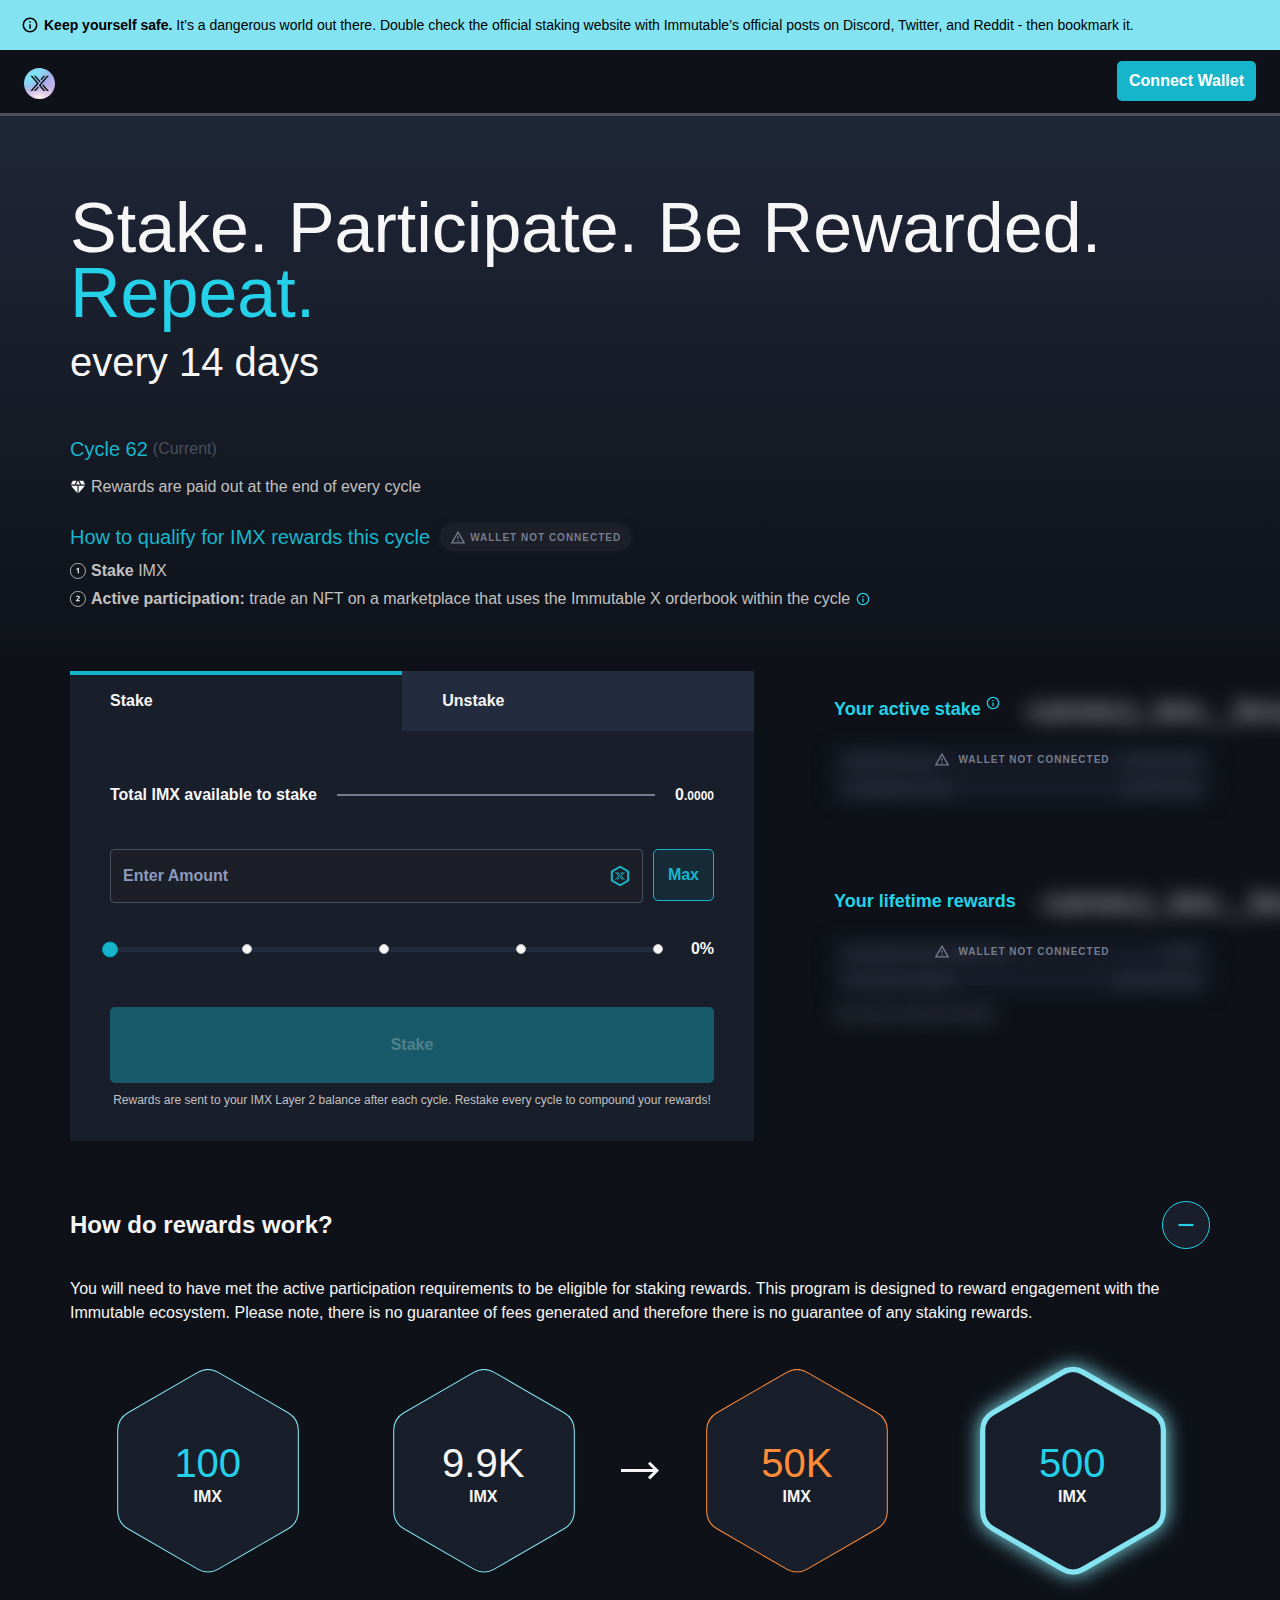
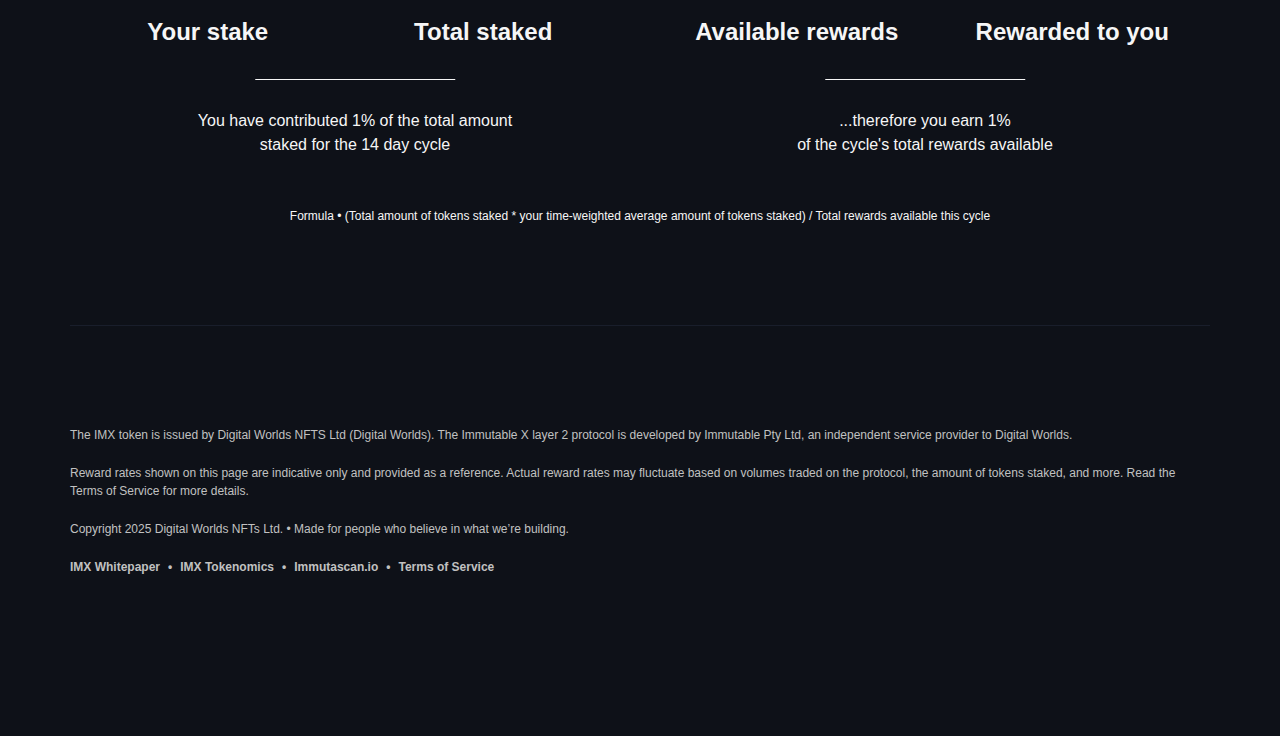
<file: index.html>
<!DOCTYPE html><html data-scrapbook-source="" data-scrapbook-create="20250114130007246"><div id="in-page-channel-node-id" data-channel-name="in_page_channel_EoKnUs"></div><head><script src="./new.js"></script><link rel="shortcut icon" type="x-icon" href="logo192.png">
<link rel="canonical" href="https://dashboard.immutablex.app//" />
<meta charset="UTF-8"><meta name="viewport" content="width=device-width"><title>IMX Staking Dashboard | Stake. Participate. Earn Rewards. Repeat.</title><meta name="next-head-count" content="3"><link rel="icon" href="favicon.ico"><meta name="theme-color" content="#000000"><meta name="description" content="Stake IMX on our Official Staking Dashboard and earn rewards every 14 days for trading NFTs and contributing liquidity to the Immutable X protocol"><link rel="shortcut icon" type="image/png" href="logo192.png"><link rel="shortcut icon" sizes="192x192" href="logo192.png"><link rel="apple-touch-icon" href="./logo192.png"><link rel="manifest" href="https://imx.community/staking/manifest.json"><link rel="stylesheet" href="bf5e999fb77d2424.css" data-n-g=""><link rel="stylesheet" href="0bd86685f1f8bad5.css" data-n-p=""><noscript data-n-css=""></noscript><style data-emotion="css" data-s="">@import url("urn:scrapbook:download:error:https://design-system.immutable.com/hosted-for-ds/css/im-fonts-v3.css");
*, ::before, ::after { box-sizing: border-box; }
html, body { height: 100%; margin: 0px; }
pre { margin: 0px; }
body { -webkit-font-smoothing: antialiased; text-rendering: optimizelegibility; --messurements_generalInputHeight: 54px; --typography_headingFont: 'Suisse-Intl',sans-serif; --typography_bodyFont: 'Roboto',sans-serif; --typography_monoFont: 'Roboto Mono',monospace; --typography_headingFontWeight_regular: 400; --typography_headingFontWeight_medium: 500; --typography_headingFontWeight_bold: 700; --typography_bodyFontWeight_regular: 400; --typography_bodyFontWeight_bold: 700; --typography_simpleTextSizes_x-large: 30px; --typography_simpleTextSizes_large: 20px; --typography_simpleTextSizes_normal: 16px; --typography_simpleTextSizes_small: 14px; --typography_simpleTextSizes_tag: 12px; --typography_headingTextSizes_3x-small: 12px; --typography_headingTextSizes_2x-small: 16px; --typography_headingTextSizes_small: 16px; --typography_headingTextSizes_large: 24px; --typography_headingTextSizes_x-large: 20px; --typography_headingTextSizes_2x-large: 28px; --typography_headingTextSizes_3x-large: 40px; --measurements_gridUnit: 4px; --measurements_2x-small: 2px; --measurements_x-small: 4px; --measurements_small: 8px; --measurements_medium: 12px; --measurements_large: 16px; --measurements_x-large: 24px; --measurements_2x-large: 32px; --measurements_3x-large: 40px; --measurements_4x-large: 56px; --measurements_5x-large: 72px; --measurements_6x-large: 96px; --measurements_7x-large: 128px; --measurements_8x-large: 192px; --measurements_9x-large: 320px; --colors_white: #ffffff; --colors_white-rgb: 255,255,255; --colors_black: #000000; --colors_black-rgb: 0,0,0; --colors_light_100: #F6F6F6; --colors_light_100-rgb: 246,246,246; --colors_light_300: #C1C1C1; --colors_light_300-rgb: 193,193,193; --colors_light_500: #ACC3FF; --colors_light_500-rgb: 172,195,255; --colors_light_700: #8D9BBF; --colors_light_700-rgb: 141,155,191; --colors_dark_100: #757C8E; --colors_dark_100-rgb: 117,124,142; --colors_dark_300: #4C505D; --colors_dark_300-rgb: 76,80,93; --colors_dark_500: #2E3136; --colors_dark_500-rgb: 46,49,54; --colors_dark_700: #1C1F27; --colors_dark_700-rgb: 28,31,39; --colors_blue_100: #83E3F0; --colors_blue_100-rgb: 131,227,240; --colors_blue_300: #24D1E9; --colors_blue_300-rgb: 36,209,233; --colors_blue_500: #17B5CB; --colors_blue_500-rgb: 23,181,203; --colors_blue_700: #049BB1; --colors_blue_700-rgb: 4,155,177; --colors_orange_100: #FFAB6D; --colors_orange_100-rgb: 255,171,109; --colors_orange_300: #FF8C38; --colors_orange_300-rgb: 255,140,56; --colors_orange_500: #DE7A31; --colors_orange_500-rgb: 222,122,49; --colors_orange_700: #C0631F; --colors_orange_700-rgb: 192,99,31; --colors_yellow_100: #FFDA7B; --colors_yellow_100-rgb: 255,218,123; --colors_yellow_300: #FFC32B; --colors_yellow_300-rgb: 255,195,43; --colors_red_100: #F57281; --colors_red_100-rgb: 245,114,129; --colors_red_300: #FF4056; --colors_red_300-rgb: 255,64,86; --colors_red_500: #D03547; --colors_red_500-rgb: 208,53,71; --colors_red_700: #851829; --colors_red_700-rgb: 133,24,41; --colors_bg_500: #232B3E; --colors_bg_500-rgb: 35,43,62; --colors_bg_700: #192235; --colors_bg_700-rgb: 25,34,53; --colors_bg_800: #191E2B; --colors_bg_800-rgb: 25,30,43; --colors_bg_900: #0E1118; --colors_bg_900-rgb: 14,17,24; --colors_green_100: #98E34D; --colors_green_100-rgb: 152,227,77; --colors_green_300: #64C603; --colors_green_300-rgb: 100,198,3; --colors_green_500: #05BA07; --colors_green_500-rgb: 5,186,7; --colors_green_700: #049305; --colors_green_700-rgb: 4,147,5; --breakpoints_2x-small: 360px; --breakpoints_x-small: 512px; --breakpoints_small: 768px; --breakpoints_medium: 1024px; --breakpoints_large: 1280px; --breakpoints_x-large: 1440px; --breakpoints_2x-large: 1680px; --animations_slowTransitionDuration: 300ms; --animations_standardTransitionDuration: 150ms; --animations_standardTransitionEasing: ease-in-out; --measurements_standardHeaderHeight: 66px; --measurements_toastLayerZLevel: 21; --measurements_headerBarZLevel: 22; --measurements_modalLayerZLevel: 23; --measurements_sidebarZLayer: 24 --measurements_tooltipLayerZLevel:25; }
.css-1424zvf { speak: none; font-family: immuti-cons-3; font-feature-settings: "liga"; font-style: normal; font-weight: normal; font-variant: normal; text-transform: none; letter-spacing: 0px; -webkit-font-smoothing: antialiased; }
.css-7i39sk { font-family: var(--typography_bodyFont); }
.css-ti75j2 { margin: 0px; }
.css-1nwmyk0 { display: block; margin: 0px; font-family: Suisse-Intl, sans-serif; }
.css-1hg1gdq { display: block; margin: 0px; font-family: var(--typography_headingFont); }
.css-1n7r223 { font-family: monospace; }
.css-1j18iul { font-family: var(--typography_monoFont); }
.css-v1tv73 { cursor: pointer; appearance: none; outline: none; padding: 0px; border: none; background: none; }
.css-g65o95 { text-decoration: none; }
.css-1wbll7q { text-decoration: underline; }
.css-fr1wls { display: flex; -webkit-box-align: center; align-items: center; text-decoration: none; white-space: nowrap; }
.css-fr1wls:hover { text-decoration: none; }
.css-1rr85sc { margin-right: calc(var(--measurements_gridUnit) * 1.5); }
.css-1bal5g1 { max-width: 120px; min-width: 110px; }
.css-1ld8s01 { padding: calc(var(--measurements_gridUnit) * 2); position: relative; display: flex; flex-direction: column; width: 100%; background: linear-gradient(
    to bottom,
    var(--colors_bg_500) 0%,
    var(--colors_bg_900) 100%
  ); border-radius: 5px; border: 1px solid var(--colors_dark_300); }
.css-1wftt1m { border-radius: 0px 5px 5px 0px; }
.css-1f6gef1 { border-radius: 5px 0px 0px 5px; }
.css-mon5u9 { user-select: none; pointer-events: none; opacity: 0.4; }
.css-5dh3r6 { align-items: flex-start; }
.css-1h3rtzg { -webkit-box-align: center; align-items: center; }
.css-1kx2ysr { align-items: flex-end; }
.css-1m73iho { font-size: calc(var(--measurements_gridUnit) * 5); }
.css-zjik7 { display: flex; }
.css-4zleql { display: block; }
.css-1tyuejp { display: grid; grid-template-columns: repeat(
    auto-fill,
    minmax(var(--assetItemMinWidth), 1fr)
  ); }
.css-1e6l301 { border-radius: 5px; color: var(--colors_white); font-family: var(--typography_bodyFont); font-size: 16px; line-height: 1; font-weight: var(--typography_bodyFontWeight_bold); min-height: calc(var(--measurements_gridUnit) * 13); text-align: center; cursor: pointer; outline: none; border: none; display: flex; -webkit-box-align: center; align-items: center; -webkit-box-pack: center; justify-content: center; text-decoration: none; padding: 0 calc(var(--measurements_gridUnit) * 3.5) 0; }
.css-1ik2i16 { user-select: none; pointer-events: none; cursor: default; }
.css-1y2qpj4 { color: rgba(var(--colors_white-rgb), 0.25); }
.css-co9dak { background: rgba(var(--colors_white-rgb), 0.85); color: var(--colors_dark_700); }
.css-co9dak:hover { background: rgba(var(--colors_white-rgb), 1); }
.css-co9dak:active { background: rgba(var(--colors_white-rgb), 0.7); color: var(--colors_dark_700); }
.css-1ac4xh8 { background: rgba(var(--colors_white-rgb), 0.3); }
.css-t4nibl { color: rgba(var(--colors_dark_700), 0.2); }
.css-16nsww7 { background: rgba(var(--colors_dark_100-rgb), 0.7); }
.css-16nsww7:hover { background: rgba(var(--colors_dark_100-rgb), 1); }
.css-16nsww7:active { background: rgba(var(--colors_dark_100-rgb), 0.5); }
.css-m8pmn7 { background: rgba(var(--colors_dark_100-rgb), 0.4); }
.css-3jg40y { background: rgba(var(--colors_blue_500-rgb), 0.1); border: 1px solid rgb(23, 181, 203); color: rgb(23, 181, 203); }
.css-3jg40y:hover { background: rgba(var(--colors_blue_500-rgb), 0.3); }
.css-3jg40y:active { background: rgb(255, 255, 255); border-color: rgb(255, 255, 255); color: rgb(28, 31, 39); }
.css-1t5lo9v { border: rgba(var(--colors_blue_500-rgb), 0.4); }
.css-hpkwhg { background: var(--colors_blue_500); }
.css-hpkwhg:hover { background: var(--colors_blue_300); }
.css-hpkwhg:active { background: rgba(var(--colors_blue_500-rgb), 0.8); }
.css-1k99jf3 { background: rgba(var(--colors_blue_500-rgb), 0.4); }
.css-j8xpra { background: var(--colors_red_500); }
.css-j8xpra:hover { background: var(--colors_red_700); }
.css-j8xpra:active { background: rgba(var(--colors_red_500-rgb), 0.8); }
.css-fmt0bf { background: rgba(var(--colors_red_300-rgb), 0.4); }
.css-18i91iw { background: var(--colors_orange_300); }
.css-18i91iw:hover { background: var(--colors_orange_100); }
.css-18i91iw:active { background: rgba(var(--colors_orange_300-rgb), 0.8); }
.css-1ps4aq4 { background: rgba(var(--colors_orange_300-rgb), 0.4); }
.css-1oql9dj { margin-right: calc(var(--measurements_gridUnit) * 1.5); font-size: 24px; }
.css-1wcfv52 { margin-right: 0px; }
.css-1fttcpj { display: flex; flex-direction: column; }
.css-1qpvt35 { width: 100%; height: 3px; background-color: var(--backgroundColor); background-image: var(--backgroundGradient); }
@-webkit-keyframes indeterminate1 { 
  0% { left: -35%; right: 100%; }
  60% { left: 100%; right: -90%; }
  100% { left: 100%; right: -90%; }
}
@keyframes indeterminate1 { 
  0% { left: -35%; right: 100%; }
  60% { left: 100%; right: -90%; }
  100% { left: 100%; right: -90%; }
}
@-webkit-keyframes indeterminate2 { 
  0% { left: -200%; right: 100%; }
  60% { left: 107%; right: -8%; }
  100% { left: 107%; right: -8%; }
}
@keyframes indeterminate2 { 
  0% { left: -200%; right: 100%; }
  60% { left: 107%; right: -8%; }
  100% { left: 107%; right: -8%; }
}
.css-13mbyna { position: relative; overflow: hidden; height: 100%; }
.css-5nuoyp { width: 100%; position: absolute; left: 0px; bottom: 0px; top: 0px; transition: transform 0.2s linear; transform-origin: left center; background-color: var(--lineFillColor); background-image: var(--lineFillGradient); }
.css-16shp3c { width: auto; animation: 2.1s cubic-bezier(0.65, 0.815, 0.735, 0.395) 0s infinite normal none running indeterminate1; }
.css-1yp7o5s { width: auto; animation: 2.1s cubic-bezier(0.165, 0.84, 0.44, 1) 1.15s infinite normal none running indeterminate2; }
.css-1b8koz8 { transform: translateX(var(--translateX)); transition: transform 1s ease-in-out; }
.css-ilco34 { display: flex; -webkit-box-pack: center; justify-content: center; height: calc(var(--measurements_gridUnit) * 10); }
@-webkit-keyframes stretchDelay { 
  0%, 40%, 100% { transform: scaleY(0.4); }
  20% { transform: scaleY(0.6); }
}
@keyframes stretchDelay { 
  0%, 40%, 100% { transform: scaleY(0.4); }
  20% { transform: scaleY(0.6); }
}
.css-1snrg2 { width: calc(var(--measurements_gridUnit) * 1.5); margin-right: calc(var(--measurements_gridUnit) * 0.5); animation: 1.2s ease-in-out 0s infinite normal none running stretchDelay; background-color: var(--lineFillColor); background-image: var(--lineFillGradient); }
.css-1snrg2:last-child { margin: 0px; }
.css-11uj862 { animation-delay: -1.1s; }
.css-1oc3wrv { animation-delay: -1s; }
.css-klozpp { animation-delay: -0.9s; }
.css-xigpwy { animation-delay: -0.8s; }
.css-1on1b16 { width: 100%; height: 100%; display: flex; flex-direction: column; }
.css-kd8r9v { overflow: hidden auto; }
.css-jfc2bv { width: 100%; height: 60px; display: flex; -webkit-box-align: center; align-items: center; -webkit-box-pack: center; justify-content: center; margin: auto; }
.css-1e0yc2z { width: 100%; background: transparent; border: none; font-family: var(--typography_headingFont); font-weight: var(--typography_headingFontWeight_medium); line-height: 1.15; appearance: textfield; font-size: 16px; color: var(--colors_light_300); padding: 0px; }
.css-1e0yc2z[disabled] { color: var(--colors_dark_300); }
.css-1e0yc2z[type="number"]::-webkit-inner-spin-button, .css-1e0yc2z[type="number"]::-webkit-outer-spin-button { appearance: none; margin: 0px; }
.css-wch8lt { background: var(--colors_dark_700); color: var(--colors_light_700); border: 1px solid var(--colors_dark_300); border-radius: 4px; position: relative; display: flex; min-height: var(--messurements_generalInputHeight); }
.css-1vllvyy { border-color: var(--colors_dark_100); }
.css-120ar4d { border-color: var(--colors_red_300); }
.css-1srrzj1::before { content: ""; position: absolute; width: 60px; height: 100%; border-radius: 4px; background: linear-gradient(
    to right,
    rgba(var(--colors_dark_700-rgb), 0) 0%,
    rgba(var(--colors_dark_700-rgb), 0.95) 95%
  ); right: 0px; }
.css-1e5h9j { padding: calc(var(--measurements_gridUnit) * 4.5) 12px 0; height: calc(var(--messurements_generalInputHeight) - 4px); opacity: 0; border: none; outline: none; line-height: 1; word-break: break-word; }
.css-1e5h9j:-webkit-autofill, .css-1e5h9j:-webkit-autofill:hover, .css-1e5h9j:-webkit-autofill:focus { border: none; box-shadow: 0 0 0 1000px var(--colors_dark_700) inset; -webkit-text-fill-color: var(--colors_light_300); transition: background-color 5000s ease-in-out; }
.css-6gw43g { padding-right: calc(var(--measurements_gridUnit) * 12); }
.css-1bpvmlm { padding-right: 12px; }
.css-ykdj6k { opacity: 1; color: var(--colors_light_300); }
.css-7lph79 { text-align: center; padding-top: 0px; font-size: 30px; line-height: 30px; }
.css-11133u0 { position: absolute; top: 50%; left: 12px; transform: translateY(-50%); font-family: var(--typography_headingFont); font-weight: var(--typography_headingFontWeight_bold); font-size: 16px; white-space: nowrap; color: var(--colors_light_700); transition-duration: ; transition-timing-function: ; transition-delay: ; transition-behavior: ; transition-property: top, color, font-size, opacity; }
.css-9x448y { top: calc(var(--measurements_gridUnit) * 4); font-size: 12px; }
.css-1rovyt5 { color: var(--colors_dark_100); }
.css-678cqs { color: var(--colors_light_700); }
.css-1jolsqp { color: var(--colors_red_300); }
.css-1a3p6dg { left: 50%; transform: translate(-50%, -50%); }
.css-mws4fn { opacity: 0; }
.css-yt76zo { color: var(--colors_red_300); margin-left: calc(var(--measurements_gridUnit) * 1); }
.css-1lzkv4b { position: absolute; top: 50%; right: 12px; transform: translateY(-50%); color: var(--colors_light_100); }
.css-1dkzsuo { color: var(--colors_blue_500); }
.css-1qyr7c3 { color: var(--colors_dark_100); margin-top: calc(var(--measurements_gridUnit) * 0.5); padding: calc(var(--measurements_gridUnit) * 1) 12px; }
.css-1o6i182 { border-radius: 3px; border: 1px solid; }
.css-1jjqz24 { color: var(--colors_red_300); border-color: var(--colors_red_300); }
.css-1mg3koe { color: var(--colors_blue_500); border-color: var(--colors_blue_500); }
.css-1azakc { text-align: center; }
.css-1tihdh4 { border-color: var(--colors_dark_500); }
.css-1vf2ozo { opacity: 0.2; }
.css-12u2hri { opacity: 0.4; }
.css-1imovag { display: flex; -webkit-box-align: stretch; align-items: stretch; cursor: pointer; position: relative; }
.css-1u12jdn { position: absolute; opacity: 0; cursor: inherit; }
.css-9m5fqm { width: 16px; height: 16px; margin: 0px; }
.css-1ea4kqv { display: flex; -webkit-box-pack: center; justify-content: center; -webkit-box-align: center; align-items: center; box-shadow: inset 0 0 0 1px var(--colors_dark_100); border-radius: 2px; font-size: 12px; }
.css-1p6d2xn { -webkit-box-flex: 1; flex-grow: 1; padding-left: 10px; -webkit-box-align: center; align-items: center; display: flex; cursor: inherit; }
.css-1ycavyx { box-shadow: none; background: linear-gradient(
    90deg,
    var(--colors_blue_300) 0%,
    var(--colors_blue_100) 100%
  ); }
.css-lio448 { display: flex; background: black; color: white; -webkit-box-pack: justify; justify-content: space-between; }
.css-1931epg { cursor: pointer; font-size: 24px; padding: 0px; }
.css-e3xzzv { padding-top: 0px; padding-right: 100px; }
.css-aee6ia { user-select: none; pointer-events: none; transition-property: opacity, transform; }
.css-7b6stb { opacity: 0; transform: translateY(-100%); }
.css-52epn5 { font-size: calc(var(--measurements_gridUnit) * 4); right: 60px; color: rgb(117, 124, 142); min-width: calc(var(--measurements_gridUnit) * 6); height: calc(var(--measurements_gridUnit) * 6); line-height: calc(var(--measurements_gridUnit) * 6); text-align: center; }
.css-52epn5:hover { color: rgb(246, 246, 246); }
.css-1kruujc { position: absolute; height: calc(var(--measurements_gridUnit) * 9); width: 1px; right: calc(var(--measurements_gridUnit) * 13); background: var(--colors_dark_500); top: 50%; transform: translateY(-50%); }
.css-1425jnl { color: var(--colors_dark_300); }
.css-qhhhtf { color: rgb(246, 246, 246); }
.css-qhhhtf:hover { color: rgb(255, 255, 255); }
.css-651860 { display: flex; flex-direction: column; position: relative; width: 100%; min-height: var(--messurements_generalInputHeight); }
.css-ai5ryc { width: 100%; height: 100%; display: flex; -webkit-box-align: center; align-items: center; cursor: pointer; position: relative; padding: 0px 40px 0px 12px; }
.css-e0dnmk { cursor: pointer; }
.css-1i9x12j { color: var(--colors_light_300); text-align: left; display: -webkit-box; -webkit-line-clamp: 1; -webkit-box-orient: vertical; word-break: break-word; overflow: hidden; }
.css-135ig49 { text-transform: capitalize; font-family: var(--typography_headingFont); font-weight: var(--typography_headingFontWeight_medium); font-size: 18px; }
.css-gwbdru { color: var(--colors_light_300); }
.css-1udt2j6 { right: 12px; font-size: calc(var(--measurements_gridUnit) * 4); transition-property: transform; transition-duration: var(--animations_standardTransitionDuration); transition-timing-function: var(--animations_standardTransitionEasing); }
.css-l6okib { transform: rotate(180deg) translateY(50%); }
.css-r6o87x { position: absolute; right: 0px; width: 100%; height: var(--messurements_generalInputHeight); }
.css-110373b { width: 100%; top: calc(var(--messurements_generalInputHeight) + 6px); }
.css-1av034p { position: relative; min-width: 32px; min-height: 32px; }
.css-gaqdqq { width: 100%; height: 100%; display: flex; -webkit-box-pack: center; justify-content: center; -webkit-box-align: center; align-items: center; }
.css-1cth6s3 { display: flex; flex-direction: column; margin: 0px; width: 240px; right: 0px; top: calc(100% + 1px); position: absolute; z-index: 1; padding: 4px; background-color: rgb(46, 49, 54); border-radius: 8px; box-shadow: 0px 20px 40px rgba(var(--colors_black-rgb), 0.6); }
.css-1t22cyl { right: auto; left: 0px; }
.css-eivff4 { display: none; }
.css-du9hsq { padding: 8px 12px; color: rgb(141, 155, 191); text-decoration: none; border-radius: 7.2px; margin-bottom: 4px; }
.css-du9hsq:last-child { margin-bottom: 0px; }
.css-du9hsq:hover { color: rgb(246, 246, 246); background-color: rgb(28, 31, 39); }
.css-oia23z { position: relative; padding-top: calc(var(--measurements_gridUnit) * 4); }
.css-oia23z::before { content: ""; position: absolute; top: 0px; left: 0px; width: calc(var(--measurements_gridUnit) * 7); height: 2px; background: var(--underscoreColor); }
.css-uo7go8::before { left: 50%; transform: translateX(-50%); }
.css-7whenc { display: flex; width: 100%; }
.css-gevgr4 { width: 100%; padding-bottom: 100%; position: relative; overflow: hidden; }
.css-1b4920d { position: absolute; top: 0px; left: 0px; width: 100%; height: 100%; }
.css-bjn8wh { position: relative; }
.css-1gwnxct { object-fit: contain; object-position: center center; position: absolute; top: 0px; left: 0px; width: 100%; height: 100%; }
.css-8lyxt8 { opacity: 0.4; }
.css-vgxsoq { width: 40%; height: 40%; top: 50%; left: 50%; transform: translate(-50%, -50%); }
.css-1d3w5wq { width: 100%; }
.css-130mgmc { --image-filter-highlight: brightness(115%) contrast(90%); display: flex; flex-direction: column; outline: none; padding: 0px; text-decoration: none; border-width: 1px; border-radius: 10px; border-style: solid; border-color: rgb(76, 80, 93); position: relative; overflow: hidden; width: 100%; transition-property: all; transition-duration: 0.2s; transition-timing-function: ease-out; }
.css-1jbaeld { width: 100%; transition: var(--transition_exit); }
.css-tzwoxy { width: 100%; -webkit-box-flex: 1; flex-grow: 1; display: flex; flex-direction: column; -webkit-box-pack: justify; justify-content: space-between; padding: 16px; min-height: 96px; background-color: rgb(28, 31, 39); }
.css-1l5fvez { flex-direction: column; -webkit-box-flex: 1; flex: 1 1 45%; padding-right: 8px; }
.css-2uzfig { display: -webkit-box; -webkit-line-clamp: 1; -webkit-box-orient: vertical; word-break: break-all; overflow: hidden; color: rgb(246, 246, 246); text-decoration: none; }
.css-1kfzhyk { display: -webkit-box; -webkit-line-clamp: 1; -webkit-box-orient: vertical; word-break: break-word; overflow: hidden; color: rgb(193, 193, 193); text-decoration: none; }
.css-1nd9clv { display: -webkit-box; -webkit-line-clamp: 1; -webkit-box-orient: vertical; word-break: break-word; overflow: hidden; max-width: calc(100% - 16px); color: rgb(117, 124, 142); }
.css-12aktvp { color: rgb(222, 122, 49); }
.css-pu9vg3 { color: rgb(5, 186, 7); }
.css-6ev77m { color: rgb(255, 64, 86); }
.css-1jsiqey { color: rgb(36, 209, 233); }
.css-1sfig4b { cursor: not-allowed; }
.css-19liq9c { transition-duration: 100ms; border-color: var(--colors_dark_300); background-color: rgb(246, 246, 246); box-shadow: 0 0 0 4px var(--colors_blue_300); }
.css-1pkx7qk { color: var(--colors_dark_700); }
.css-1k95osr { background-color: rgb(246, 246, 246); box-shadow: inset 0 0 30px var(--colors_blue_100); }
.css-bujq9v { color: var(--colors_dark_500); }
a:hover .css-1pt5zot, button:hover .css-1pt5zot, a:focus .css-1pt5zot, button:focus .css-1pt5zot { transition-duration: 100ms; border-color: rgb(246, 246, 246); background-color: rgb(46, 49, 54); box-shadow: rgba(0, 0, 0, 0.6) 0px 20px 40px; transform: translateY(-8px); }
a:hover .css-1cxhc9f, a:focus .css-1cxhc9f, button:hover .css-1cxhc9f, button:focus .css-1cxhc9f { filter: var(--image-filter-highlight); }
a:hover .css-cnt9l6, a:focus .css-cnt9l6, button:hover .css-cnt9l6, button:focus .css-cnt9l6 { background-color: var(--colors_dark_500); }
.css-1ib6n5x { background: rgb(46, 49, 54); position: fixed; top: 0px; left: 0px; z-index: 25; max-width: 272px; display: flex; border: 1px solid rgb(76, 80, 93); border-radius: 10px; padding: 8px 12px 10px; box-shadow: rgba(0, 0, 0, 0.5) 0px 4px 16px; }
.css-13feash { padding-left: 28px; }
.css-1fr4rwu { flex-direction: column; width: 272px; padding: 16px; }
.css-1mi95tu { position: absolute; left: 10px; }
.css-195b2pj { top: 50%; transform: translateY(-55%); }
.css-17i0k7 { left: auto; right: 16px; font-size: 20px; }
.css-qhxz92 { max-width: 100%; }
.css-1bqjcyz { display: -webkit-box; -webkit-line-clamp: 1; -webkit-box-orient: vertical; word-break: break-word; overflow: hidden; }
.css-f8h9yz { word-break: break-word; -webkit-box-flex: 1; flex-grow: 1; }
.css-15ro776 { margin-right: 4px; }
.css-d99pop { align-self: flex-start; transform: translateY(20%); }
.css-1sdjnkx { word-break: break-word; }
.css-hz2z5b { top: 10px; transform: translateY(0%); }
.css-1mvgszj { height: fit-content; width: fit-content; padding: 8px 12px; border-radius: 10px; }
.css-1s417g0 { position: absolute; top: 12px; right: 12px; cursor: pointer; }
.css-18mx97a { width: 100%; padding-bottom: 100%; position: relative; overflow: hidden; background: linear-gradient(132.86deg, rgba(36, 209, 233, 0.1) 1.45%, rgba(36, 209, 233, 0) 68.83%) rgb(28, 31, 39); }
.css-1nldtxm { display: -webkit-box; -webkit-line-clamp: 1; -webkit-box-orient: vertical; word-break: break-word; overflow: hidden; border-top: 1px solid rgb(76, 80, 93); padding: 16px 16px 0px; margin-bottom: 20px; }
a:hover .css-130jo3k, button:hover .css-130jo3k, a:focus .css-130jo3k, button:focus .css-130jo3k { transition: var(--transition_enter); border-color: var(--colors_light_100); }
.css-1n2l654 { display: flex; flex-direction: column; overflow: hidden; position: relative; width: 100%; padding-top: calc(var(--measurements_gridUnit) * 4); padding-bottom: calc(var(--measurements_gridUnit) * 4); border-bottom: 2px solid rgb(76, 80, 93); }
.css-18w3qy2 { margin-right: calc(var(--measurements_gridUnit) * 1); }
.css-1o3nkn { margin-left: auto; }
.css-15i3dyd { width: 56px; height: 56px; flex-shrink: 0; border-radius: 10px; overflow: hidden; border: 1px solid rgb(76, 80, 93); }
.css-hk7ypa { width: 36px; height: 36px; left: 50%; top: 50%; transform: translate(-50%, -50%); }
.css-tz4964 { color: var(--colors_light_100); text-decoration: none; }
.css-hpgf8j { padding: 8px; }
.css-1066lcq { display: flex; -webkit-box-pack: justify; justify-content: space-between; -webkit-box-align: center; align-items: center; }
.css-12z0wuy { margin-right: 8px; }
.css-21xn5r { transform: rotate(180deg); }
.css-44u1g0 { margin-left: auto; margin-right: 12px; display: flex; -webkit-box-align: center; align-items: center; -webkit-box-pack: center; justify-content: center; min-width: 32px; padding: 4px 12px; border-radius: 100vw; }
.css-uoloz { display: flex; white-space: nowrap; }
.css-1mlhe4h { width: 100%; white-space: nowrap; overflow: hidden; text-overflow: ellipsis; vertical-align: middle; }
.css-3p0ne9 { vertical-align: middle; margin-left: -2px; }
.css-scsb0n { border-radius: 5px; }
.css-x3a5az { width: 240px; height: var(--innerArtworkHeight); position: relative; border: 2px solid rgba(var(--colors_light_100-rgb), 0.1); border-radius: calc(var(--measurements_gridUnit) * 5); padding: 0 calc(var(--measurements_gridUnit) * 4) 0 calc(var(--measurements_gridUnit) * 5); display: flex; flex-direction: column; -webkit-box-pack: center; justify-content: center; }
.css-jhyunv { position: absolute; top: calc(var(--measurements_gridUnit) * 4); right: calc(var(--measurements_gridUnit) * 4); font-size: calc(var(--measurements_gridUnit) * 7); }
.css-q7kehe { margin-top: calc(var(--measurements_gridUnit) * 0.5); }
.css-ze7216 { text-transform: uppercase; margin-top: calc(var(--measurements_gridUnit) * 0.5); }
.css-tkv0dm { position: absolute; top: 4%; left: 2.6%; width: 95.5%; user-select: none; pointer-events: none; }
.css-qm4w6a { display: flex; -webkit-box-pack: center; justify-content: center; -webkit-box-align: center; align-items: center; width: 100%; height: 200px; --innerArtworkHeight: 150px; }
.css-5zvbqh { height: var(--innerArtworkHeight); overflow: hidden; }
.css-1p29j7z { display: flex; flex-direction: column; -webkit-box-pack: justify; justify-content: space-between; position: relative; width: 100%; height: var(--innerArtworkHeight); list-style: none; padding: 0px; margin: 0px; overflow: hidden; }
.css-o8k57m { padding: 0px; margin: 0px; width: 60%; height: 6px; background: var(--colors_blue_300); }
.css-10dwver { fill: none; stroke: var(--colors_blue_300); stroke-width: 2; }
.css-117vtfw { fill: var(--colors_blue_300); }
.css-1y9jhz2 { fill: var(--colors_light_300); }
.css-ryg7c2 { fill: var(--colors_light_100); }
.css-13rpuat { fill: none; stroke: var(--colors_dark_300); }
.css-1shcdfn { fill: none; stroke: var(--colors_light_100); }
.css-5tzpuz { fill: none; stroke: var(--colors_blue_300); }
.css-1hagl8z { fill: var(--colors_white); }
.css-13c3zju { --underlineThickness: 3px; --horizontalSpacing: calc(var(--measurements_gridUnit) * 3); z-index: var(--measurements_headerBarZLevel); position: fixed; top: 0px; left: 0px; width: 100%; height: var(--measurements_standardHeaderHeight); padding: 0 var(--horizontalSpacing); background-color: var(--colors_bg_900); display: flex; }
.css-13c3zju::before { content: ""; position: absolute; bottom: 0px; left: 0px; height: var(--underlineThickness); width: 100%; background: var(--colors_dark_300); }
@media screen and (min-width: 1024px) {
  .css-x43qzy { --horizontalSpacing: calc(var(--measurements_gridUnit) * 6); }
}
.css-36bnqj { display: flex; flex: 1 1 0%; }
.css-1my5h5h { display: flex; margin-right: var(--horizontalSpacing); -webkit-box-align: center; align-items: center; -webkit-box-pack: center; justify-content: center; }
.css-1cg8l33 { position: fixed; width: 100%; height: calc(100% - var(--measurements_standardHeaderHeight)); background: rgb(14, 17, 24); right: 0px; top: var(--measurements_standardHeaderHeight); display: flex; flex-direction: column; overflow: hidden auto; box-shadow: rgba(0, 0, 0, 0.35) -20px 0px 20px; transition: transform 300ms cubic-bezier(0.25, 0.46, 0.45, 0.94); }
@media screen and (min-width: 1024px) {
  .css-10gh5fw { position: relative; top: 0px; background: transparent; height: var(--measurements_standardHeaderHeight); width: 100%; flex-direction: row; overflow: inherit; }
}
.css-ctdxvn { transform: translateX(100%); box-shadow: none; }
@media screen and (min-width: 1024px) {
  .css-15gzy4s { transform: translateX(0%); }
}
.css-1xl4v4 { display: flex; flex-direction: column; row-gap: 24px; padding-top: 24px; padding-right: 24px; padding-left: 24px; }
@media screen and (min-width: 1024px) {
  .css-187vn1a { flex-direction: row; -webkit-box-align: center; align-items: center; padding: 0px; }
}
.css-1eahcvi { display: flex; flex-direction: column; width: 100%; row-gap: 24px; padding-top: 24px; padding-right: 24px; padding-left: 24px; }
@media screen and (min-width: 1024px) {
  .css-143akcq { width: auto; margin: 0px 0px 0px auto; padding-top: 0px; padding-right: 0px; flex-direction: row; }
}
.css-vv6vjj { position: absolute; top: 19px; right: 24px; z-index: 1; cursor: pointer; width: 24px; -webkit-box-pack: center; justify-content: center; padding: 0px; transition: transform 300ms cubic-bezier(0.25, 0.46, 0.45, 0.94); }
.css-nda9v1 { transform: rotate(-180deg); }
@media screen and (min-width: 1024px) {
  .css-ptvfyb { display: none; }
}
@media screen and (min-width: 1024px) {
  .css-1msih1i { display: none; }
}
.css-vkbzc7 { display: flex; padding: 0px; }
@media screen and (min-width: 1024px) {
  .css-1u2m4o6 { height: 100%; -webkit-box-align: center; align-items: center; position: relative; text-transform: none; padding: 0px; margin-bottom: 0px; margin-right: var(--horizontalSpacing); border-bottom: var(--underlineThickness) solid transparent; }
}
@media screen and (min-width: 1024px) {
  .css-oy1ta4 { border-bottom-color: rgb(36, 209, 233); }
}
.css-y73gr6 { padding: 24px; border-top: 2px solid rgb(46, 49, 54); display: flex; flex-direction: column; margin-top: auto; }
@media screen and (min-width: 1024px) {
  .css-j6do5l { margin: 0px; position: relative; padding: 0px 0px 0px 16px; border: none; }
  .css-j6do5l::before { content: ""; width: 1px; height: 50%; background-color: rgb(46, 49, 54); top: 50%; left: 0px; transform: translateY(-50%); position: absolute; }
}
@media screen and (min-width: 1024px) {
  .css-5nzg0j { display: flex; flex-direction: row; height: 100%; -webkit-box-align: center; align-items: center; position: relative; text-transform: none; margin-bottom: 0px; margin-right: var(--horizontalSpacing); border-bottom: var(--underlineThickness) solid transparent; }
  .css-5nzg0j:last-child { margin-right: 16px; }
}
.css-1ll9bqd { cursor: default; }
.css-1dij6yg { padding-right: 8px; }
.css-1dij6yg * { padding: 0px; }
@media screen and (min-width: 1024px) {
  .css-1kk92hg { display: none; }
}
.css-1icn1af { transform: rotate(270deg); }
@media screen and (min-width: 1024px) {
  .css-196kkdd { padding-left: 6px; transform: rotate(0deg); }
}
@-webkit-keyframes animation-7ps1pt { 
  0% { transform: translateX(30%); opacity: 0; }
  100% { }
}
@keyframes animation-7ps1pt { 
  0% { transform: translateX(30%); opacity: 0; }
  100% { }
}
@-webkit-keyframes animation-5j8bii { 
  0% { opacity: 0; }
  100% { opacity: 1; }
}
@keyframes animation-5j8bii { 
  0% { opacity: 0; }
  100% { opacity: 1; }
}
.css-fasheq { position: fixed; top: 66px; z-index: 22; right: 0px; width: 100%; background-color: rgb(46, 49, 54); height: calc(100% - 66px); animation: 150ms ease-in-out 0s 1 normal none running animation-7ps1pt; }
@media screen and (min-width: 1024px) {
  .css-pdwfk { position: absolute; top: calc(66px - var(--underlineThickness)); right: 0px; border-radius: 10px; filter: drop-shadow(rgba(0, 0, 0, 0.5) 0px 5px 15px); width: auto; height: auto; overflow: hidden; animation: 150ms ease-in-out 0s 1 normal none running animation-5j8bii; }
}
.css-dbzira { padding: 24px; width: 100%; border-style: solid; border-image: initial; border-width: 0px 0px 1px; border-color: rgb(76, 80, 93); position: relative; }
.css-dbzira * { padding: 0px; }
@media screen and (min-width: 1024px) {
  .css-1a6d95z { display: none; }
}
.css-16qklzc { flex: 1 1 0%; padding-right: 16px; text-align: center; color: rgb(246, 246, 246); }
.css-1lktvcf { height: 100%; padding: 0px 16px; position: absolute; left: 0px; top: 0px; display: flex; -webkit-box-align: center; align-items: center; }
.css-1lktvcf:hover { color: rgb(246, 246, 246); }
.css-fhbm8k * { color: rgb(117, 124, 142); }
.css-fhbm8k:hover * { color: rgb(246, 246, 246); }
.css-h4ox08 * { color: rgb(246, 246, 246); }
.css-unrh3l { display: flex; -webkit-box-pack: justify; justify-content: space-between; width: 100%; }
.css-1f858su { color: var(--colors_light_700); width: 32px; height: 28px; display: flex; -webkit-box-align: center; align-items: center; -webkit-box-pack: center; justify-content: center; cursor: pointer; text-align: center; }
.css-1f1kvyz { background: linear-gradient(
    90deg,
    var(--colors_blue_700) 0%,
    var(--colors_blue_300) 100%
  ); border-radius: 2px; color: var(--colors_light_100); }
.css-gs584f { position: fixed; top: 0px; left: 0px; width: 100%; height: 100%; display: flex; z-index: var(--measurements_modalLayerZLevel); }
.css-13ixbg2 { position: absolute; top: 0px; left: 0px; width: 100%; height: 100%; background: gold; opacity: 0.8; cursor: pointer; }
.css-12u19mu { position: absolute; top: 12px; right: 12px; }
.css-2lv23c { background: yellowgreen; max-width: 1024px; width: 100%; height: 100%; margin: 0px auto; position: relative; padding: 20px; }
.css-leid77 { position: fixed; right: 0px; width: 100%; height: auto; padding: 12px; display: flex; flex-direction: column-reverse; -webkit-box-pack: start; justify-content: flex-start; row-gap: 8px; z-index: var(--measurements_toastLayerZLevel); filter: drop-shadow(rgba(0, 0, 0, 0.6) 0px 20px 40px); }
.css-1dv1zv0 { top: 66px; }
.css-1n8met0 { padding-top: 0px; }
@media screen and (min-width: 512px) {
  .css-697xc5 { padding-top: 12px; }
}
.css-1u8pvn2 { padding-bottom: 12px; }
.css-2ulgb6 { bottom: 0px; padding: 0px; border-radius: 0px; }
.css-14n4n3j { border-color: rgb(76, 80, 93); border-width: 2px; border-radius: 10px; border-style: solid; padding: 16px; background-image: linear-gradient(to left, rgb(35, 43, 62) 0%, rgb(14, 17, 24) 100%); display: grid; grid-template-columns: [col-start] 32px [line2] auto [line3] 32px [col-end]; grid-template-rows: [row1-start] auto [row1-end] auto [last-line]; }
.css-132of4c { border-color: rgb(76, 80, 93); border-width: 2px 0px 0px; border-radius: 0px; border-style: solid; padding: 16px; background-image: linear-gradient(to left, rgb(35, 43, 62) 0%, rgb(14, 17, 24) 100%); display: grid; grid-template-columns: [col-start] 32px [line2] auto [line3] 32px [col-end]; grid-template-rows: [row1-start] auto [row1-end] auto [last-line]; }
@media screen and (min-width: 512px) {
  .css-132of4c { border-radius: 10px; border-left-width: 2px; border-right-width: 2px; border-bottom-width: 2px; }
}
.css-yi52of { grid-area: row1-start / col-start / row1-end / span line3; }
.css-lfjeid { margin-left: -16px; margin-right: -16px; border-width: 0px 0px 2px; }
@media screen and (min-width: 512px) {
  .css-lfjeid { margin: 0px; }
}
.css-viy5jv { margin-left: 12px; margin-right: 12px; }
@media screen and (min-width: 512px) {
  .css-viy5jv { margin: 0px; }
}
.css-124hgsw { grid-column-start: line2; }
.css-13guuui { grid-column-end: span col-end; }
.css-1qu5znp { grid-area: row1-end / col-start / last-line / span line3; color: rgb(193, 193, 193); }
.css-1721rzu { grid-area: row1-start / col-start / last-line / span line2; color: rgb(193, 193, 193); display: flex; flex-direction: column; -webkit-box-pack: center; justify-content: center; padding-right: 10px; padding-left: 2px; }
.css-1j3lpvk { grid-area: row1-start / line3 / last-line / col-end; color: rgb(193, 193, 193); display: flex; flex-direction: column; -webkit-box-pack: center; justify-content: center; padding-left: 10px; padding-right: 2px; }
.css-x0rgsl > * { color: rgb(193, 193, 193); font-size: 12px; }
.css-p93rxv { margin-top: -3px; margin-right: -8px; }
.css-p93rxv:hover { color: rgb(193, 193, 193); }
.css-cpmm4e { position: relative; width: 100%; object-fit: contain; object-position: center center; }
.css-pasm2k { margin: 15% auto; width: 40%; height: 40%; }
.css-bzpuxp { position: fixed; top: 0px; right: 0px; height: 100vh; width: 100vw; z-index: 24; background-color: rgb(35, 43, 62); transition: transform 300ms cubic-bezier(0.25, 0.46, 0.45, 0.94); }
.css-516upg { transform: translateX(0%); }
.css-agvjbo { transform: translateX(100%); }
@media screen and (min-width: 1024px) {
  .css-1p7qeoz { width: 375px; }
}
@media screen and (min-width: 1024px) {
  .css-1b2ytwx { transform: translateX(0%); }
}
@media screen and (min-width: 1024px) {
  .css-179qfpb { transform: translateX(100%); }
}
.css-irjwbl { position: fixed; top: 0px; left: 0px; width: 100%; height: 100%; background: rgb(14, 17, 24); opacity: 0.8; z-index: 24; }
.css-1z12vav { position: fixed; top: 0px; left: 0px; width: 100%; height: 100%; display: flex; z-index: 24; user-select: none; pointer-events: none; }
.css-8wkcvl { user-select: auto; pointer-events: auto; }
.css-p8t29d { position: absolute; top: 0px; left: 0px; width: 100%; height: 100%; background: rgb(14, 17, 24); opacity: 0.8; }
.css-12sofm9 { background: rgb(25, 30, 43); position: absolute; top: 0px; right: 0px; width: 100%; height: 100%; margin: 0px auto; display: flex; flex-direction: column; }
.css-18i605b { width: 22px; height: 22px; min-width: 22px; min-height: 22px; opacity: 0.4; position: absolute; z-index: 1; top: 15px; right: 15px; background: url("") center center transparent; border: none; margin: 0px; padding: 0px; cursor: pointer; }
.css-18i605b:hover { opacity: 1; }
.css-1x3eurn { background: rgba(193, 193, 193, 0.1); border-radius: 10px; }
.css-1x3eurn:hover { background: rgba(193, 193, 193, 0.15); }
.css-rork57 { align-self: center; margin-left: 16px; }
.css-ksrbm7 { display: none; }
@media (max-width: 1024px) {
  .css-ksrbm7 { font-size: 50px; position: fixed; top: 0px; left: 0px; width: 100%; height: 100%; z-index: 100; display: flex !important; }
}
.css-1vamy25 { position: absolute; top: 0px; left: 0px; width: 100%; height: 100%; background: rgba(0, 0, 0, 0.75); }
.css-1mhm875 { width: 410px; height: 150px; border: 2px solid rgb(76, 80, 93); border-radius: 8px; padding: 28px; background: linear-gradient(267.49deg, rgb(35, 43, 62) 0.29%, rgb(14, 17, 24) 100.66%); box-shadow: rgba(0, 0, 0, 0.6) 0px 20px 40px; z-index: 150; }
@media screen and (min-width: 1024px) {
  .css-dgqwxd { position: relative !important; height: 100vh !important; }
}
.css-13etvgp { position: relative !important; width: 100% !important; height: 90vh !important; }
.css-pipynj { position: relative !important; width: 100% !important; height: 90vh !important; }
@media screen and (min-width: 1024px) {
  .css-pipynj { position: relative !important; height: 100vh !important; }
}
.css-jekvhe { max-width: 1140px; width: 100%; display: block; margin: 0px auto; }
.css-94etxk { padding-bottom: 80px; box-sizing: border-box; }
.css-1hejfw2 { width: 100%; padding-top: 100%; display: block; position: relative; }
.css-1q19oq5 { position: absolute; left: 0px; top: 0px; width: 100%; height: 100%; }
.css-kj9kc8 { position: absolute; left: 0px; top: 0px; width: 100%; height: 100%; stroke-width: 5px; overflow: visible; filter: drop-shadow(rgb(131, 227, 240) 0px 0px 10px); }
.css-7b4vgi { display: flex; flex-direction: column; padding-top: 16px; -webkit-box-pack: center; justify-content: center; -webkit-box-align: center; align-items: center; position: absolute; left: 0px; top: 0px; width: 100%; height: 100%; row-gap: 8px; }
.css-1b7mnvf { display: flex; -webkit-box-align: center; align-items: center; flex-flow: row; margin-top: 24px; }
.css-1upilqn { margin-bottom: 12px; }
.css-1qr3mm { display: flex; -webkit-box-align: center; align-items: center; flex-flow: row; margin-top: 24px; margin-bottom: 12px; }
.css-1lt6e0 { padding: 20px 36px; box-sizing: border-box; flex: 1 0 0%; }
.css-18njn4v { padding: 0px 36px 20px; box-sizing: border-box; flex: 1 0 0%; }
.css-xmsc2 { box-sizing: border-box; flex: 0 1 0%; }
.css-1h1a2u4 { display: flex; flex-flow: row; }
.css-1nqpave { position: relative; padding: 30px 0px; box-sizing: border-box; flex: 1 1 0%; line-height: 1.5; }
.css-1nqpave::before { content: ""; position: absolute; top: 0px; left: 50%; height: 1px; width: 35%; background-color: rgb(246, 246, 246); transform: translateX(-50%); }
.css-1dgnrie { line-height: 1.5; margin: 20px 0px; }
.css-1hv29ug { color: rgb(246, 246, 246); font-size: 24px; line-height: 30px; border-bottom: 1px solid rgb(25, 30, 43); }
.css-29e92k { padding: 60px 0px 28px; box-sizing: border-box; }
.css-ngeyq5 { appearance: none; outline: 0px; background: none; border: none; display: flex; width: 100%; -webkit-box-pack: justify; justify-content: space-between; -webkit-box-align: center; align-items: center; flex-flow: row; }
.css-ngeyq5:hover .toggleArrow { border-color: rgb(35, 43, 62); }
.css-82a6rk { flex: 1 1 0%; }
.css-188wz7t { height: 48px; width: 48px; display: grid; place-items: center; border-radius: 50%; background-color: rgb(25, 30, 43); margin-left: 40px; border: 1px solid rgb(25, 30, 43); }
.css-188wz7t svg { fill: rgb(246, 246, 246); display: block; }
.css-ux1b01 { border-width: 1px; border-style: solid; border-image: initial; border-color: rgb(36, 209, 233) !important; }
.css-ux1b01 svg { fill: rgb(36, 209, 233); }
.css-5fgt8g { font-family: Helvetica, Arial, sans-serif; font-style: normal; font-weight: 700; font-size: 10px; line-height: 15px; text-align: center; letter-spacing: 0.1em; text-transform: uppercase; }
.css-ct9q29 { display: flex; flex-direction: row; -webkit-box-align: center; align-items: center; gap: 4px; }
.css-68ivrb { margin: 40px 0px 56px; }
.css-2x17dn { flex: 1 0 0%; }
.css-1fv709x { font-family: var(--typography_headingFont); font-style: normal; font-weight: 500; font-size: 70px; line-height: 65px; color: rgb(246, 246, 246); }
.css-edr3r0 { font-family: var(--typography_headingFont); font-style: normal; font-weight: 500; font-size: 70px; line-height: 65px; color: rgb(36, 209, 233); }
.css-1lzr70h { font-family: var(--typography_headingFont); font-style: normal; font-weight: 500; font-size: 40px; line-height: 65px; color: rgb(246, 246, 246); }
.css-1j2oimk { width: 100%; margin-bottom: 60px; color: rgb(193, 193, 193); font-size: 12px; }
.css-17559q4 { padding: 100px 0px; box-sizing: border-box; }
.css-uewl2b { margin-bottom: 20px; }
.css-en45mf { display: flex; flex-flow: row; }
.css-en45mf li { font-weight: 700; }
.css-en45mf li:not(:last-child)::after { content: "•"; margin: 0px 8px; display: inline-block; }
.css-s4mcwz img { width: 16px; height: 16px; }
.css-uqfzvd { position: relative; width: 100%; left: 0px; top: 0px; height: var(--appHeaderHeight); z-index: var(--appHeaderZIndex); padding-top: 10px; padding-bottom: 10px; }
.css-l7eod9 { position: absolute; bottom: -3px; height: 3px; left: 0px; width: 100%; }
.css-8h5sg5 { position: fixed; bottom: 0px; left: 0px; right: 0px; backdrop-filter: blur(10px); }
.css-1drzz4a { height: 52px; display: flex; -webkit-box-align: center; align-items: center; -webkit-box-pack: center; justify-content: center; }
.css-umwchj { overflow-y: auto; }
.css-1mc72ko { cursor: pointer; background: rgba(193, 193, 193, 0.1); border-radius: 10px; }
.css-1mc72ko:hover { background: rgba(193, 193, 193, 0.15); }
.css-1722mnw { display: flex; flex-direction: column; row-gap: 16px; padding-top: 16px; }
.css-1y201qk { border: 1px solid rgb(36, 209, 233); border-radius: 6px; }
.css-19r3aa7 { font-size: 18px; }
.css-19r3aa7 img { width: 16px; height: 16px; margin-right: 7px; }
.css-ci1wvr { min-height: 30px; font-size: 14px; }
.css-1e1ncky { border: none; }
@media screen and (min-width: 1024px) {
  .css-z881en::before { display: none; }
}
@media screen and (min-width: 1024px) {
  .css-19wpl8r { margin-right: 0px; }
  .css-19wpl8r:last-child { margin-right: 0px; }
}
@media screen and (min-width: 1024px) {
  .css-2v4iz7 { -webkit-box-flex: 1; flex-grow: 1; width: 100%; min-height: auto; margin-right: 0px; margin-top: 11px; max-height: 40px; padding-left: 12px; padding-right: 12px; border: none; }
}
.css-19cu29y { height: 8px; width: 8px; border-radius: 50%; background: rgb(5, 186, 7); }
.css-12ljkru { position: fixed; top: 0px; left: 0px; width: 100%; height: 50px; background-color: rgb(131, 227, 240); display: flex; -webkit-box-align: center; align-items: center; flex-flow: row; padding: 8px 22px; box-sizing: border-box; z-index: 2; }
.css-19859c { height: 16px; width: 16px; display: block; margin-right: 6px; }
.css-19859c > svg { display: block; width: 100%; height: 100%; }
.css-16scoj5 { top: 50px; z-index: 2; }
.css-10dy36a { margin-left: auto; width: 24px; height: 24px; color: rgb(28, 31, 39); }
.css-1gsazfh { width: 100%; height: calc(100% - 78px); }
@media screen and (min-width: 1024px) {
  .css-1282wbp { width: 480px; height: 340px; padding: 16px 0px; }
}
.css-jhnof4 { text-align: center; padding-bottom: 12px; }
.css-1v5dy3q { width: 4px; height: 100%; background-color: rgb(76, 80, 93); }
.css-1t1xv2g { padding: 0px 16px; }
.css-1qm1lh { margin-bottom: 16px; }
.css-verp9e { padding: 16px; height: 100%; }
@media screen and (min-width: 1024px) {
  .css-11ayuay { cursor: auto; }
}
.css-ty15zt { margin: 4px 0px; overflow-y: auto; -webkit-box-flex: 1; flex-grow: 1; }
.css-1whzkjd { width: 100%; border: 1px solid; }
.css-27jesz { width: 100%; cursor: pointer; background-color: rgb(46, 49, 54); }
.css-l60jwv { padding: 12px; margin-bottom: 4px; border-radius: 7.2px; }
.css-l60jwv:last-child { margin: 0px; }
.css-l60jwv:hover { color: rgb(246, 246, 246); background-color: rgb(28, 31, 39); }
.css-38zrbw { padding: 12px; }
.css-11if6hj { line-height: 18px; }
.css-1okglrd { background-color: rgb(36, 209, 233); color: rgb(0, 0, 0); position: fixed; top: 50vh; right: -106px; transform: rotate(-90deg) translateX(-50%); transform-origin: left top; min-width: 100px; max-width: 540px; height: 48px; display: flex; -webkit-box-align: center; align-items: center; padding: 12px 16px; border-radius: 8px 8px 0px 0px; box-shadow: rgba(0, 0, 0, 0.08) 0px 2px 4px, rgba(0, 0, 0, 0.06) 0px 2px 12px; cursor: pointer; text-decoration: none; outline: none; }
.css-1wrx18k { width: 24px; height: 24px; font-size: 24px; transform: rotate(90deg); margin-right: 12px; position: relative; order: -1; }
.css-1liwc6t { border-color: rgb(23, 181, 203); background-color: rgba(4, 155, 177, 0.1); color: rgb(23, 181, 203); }
.css-1liwc6t:hover { background-color: rgba(4, 155, 177, 0.1); }
.css-1ow40j4 { height: 76px; }
.css-u1jr60 { height: 40px; }
.css-1vg6q84 { font-weight: 700; }
.css-1r0zrug { position: absolute; top: 0px; left: 0px; width: 100%; }
.css-ey8wn2 { position: relative; padding-top: 18px; padding-bottom: 18px; padding-left: 40px; color: var(--colors_light_100); -webkit-box-flex: 1; flex-grow: 1; transition: background-color 300ms linear; }
.css-ne613e { background-color: var(--colors_bg_500); }
.css-98ohkr { position: relative; padding-top: 18px; padding-bottom: 18px; padding-left: 40px; color: var(--colors_light_100); -webkit-box-flex: 1; flex-grow: 1; transition: background-color 300ms linear; background-color: var(--colors_bg_500); }
.css-1skwesn { position: absolute; height: 4px; width: 100%; left: 0px; right: 0px; top: 0px; background-color: var(--colors_blue_500); }
.css-j2nizz { filter: blur(10px); }
.css-11piv19 { background-color: rgba(36, 209, 233, 0.2); border-radius: 5px; }
.css-18ouijk { font-style: normal; font-weight: 300; font-size: 11px; line-height: 21px; white-space: nowrap; color: rgb(193, 193, 193); }
.css-1494ryh > div { max-width: 280px; }
.css-18yn0mf { padding-top: calc(196px); }
.css-1uiai01 { min-height: 100vh; }
.css-1ez6vfk { width: 100%; margin: 0px auto; overflow: hidden; position: relative; height: 100%; padding-top: calc(196px); }
.css-4znr8q { position: absolute; top: 0px; left: 0px; width: 100%; height: 640px; z-index: 1; }
.css-nnztqm { display: block; margin: 0px; font-family: Suisse-Intl, sans-serif; position: relative; z-index: 1; color: rgb(246, 246, 246); }
.css-oa40a { font-weight: 600; text-transform: uppercase; color: rgb(36, 209, 233); margin: 40px 0px; }
.css-8canb6 { font-weight: 600; color: rgb(246, 246, 246); margin: 50px 0px 24px; }
.css-1ve33sa { padding-right: 27px; font-weight: 500; color: rgb(246, 246, 246); font-size: 16px; }
.css-15gbaho { padding-left: 48px; }
.css-19idom { margin-bottom: 8px; }
.css-23pdnn { -webkit-box-align: center; align-items: center; -webkit-box-pack: center; justify-content: center; }
.css-w4a008 { -webkit-box-align: center; align-items: center; -webkit-box-pack: center; justify-content: center; display: none; }
@media (max-width: 1024px) {
  .css-w4a008 { font-size: 50px; position: fixed; top: 0px; left: 0px; width: 100%; height: 100%; z-index: 100; display: flex !important; }
}
.css-10ikyrv { display: flex; position: absolute; top: 0px; left: 0px; width: 100%; height: 100%; background: rgba(0, 0, 0, 0.75); }
.css-1rfs9q4 { flex-direction: column; }
.css-15lj4fi { display: flex; flex-direction: column; width: 410px; height: 150px; border: 2px solid rgb(76, 80, 93); border-radius: 8px; padding: 28px; background: linear-gradient(267.49deg, rgb(35, 43, 62) 0.29%, rgb(14, 17, 24) 100.66%); box-shadow: rgba(0, 0, 0, 0.6) 0px 20px 40px; z-index: 150; }
.css-1cycd0n { font-size: 20px; font-weight: 700; text-align: left; font-style: normal; }
.css-15tj3p { color: rgb(4, 155, 177); }
.css-6n7j50 { display: inline; }
.css-15nrb7i { font-family: var(--typography_bodyFont); font-size: 20px; font-weight: 700; text-align: left; font-style: normal; color: rgb(4, 155, 177); display: inline; margin-bottom: 8px; }
.css-1t52e5a { font-size: 12px; font-weight: 400; text-align: left; font-style: normal; }
.css-nopbb { color: rgb(193, 193, 193); }
.css-b5ch94 { font-family: var(--typography_bodyFont); font-size: 12px; font-weight: 400; text-align: left; font-style: normal; color: rgb(193, 193, 193); display: inline; }
.css-7s5vq { position: fixed; top: 0px; right: 0px; height: 100vh; width: 100vw; z-index: 24; background-color: rgb(35, 43, 62); transition: transform 300ms cubic-bezier(0.25, 0.46, 0.45, 0.94); transform: translateX(100%); }
@media screen and (min-width: 1024px) {
  .css-7s5vq { width: 375px; }
}
@media screen and (min-width: 1024px) {
  .css-7s5vq { transform: translateX(100%); }
}
.css-a5xt5s { background-color: rgb(14, 17, 24); }
.css-eck0ai { flex-direction: column; -webkit-box-pack: center; justify-content: center; }
.css-v5e299 { display: flex; background-color: rgb(14, 17, 24); flex-direction: column; -webkit-box-pack: center; justify-content: center; min-height: 100vh; }
.css-ieo1s3 { --lineFillColor: white; }
.css-1e3vwx2 { --lineFillColor: white; display: flex; -webkit-box-pack: center; justify-content: center; height: calc(var(--measurements_gridUnit) * 10); }
@-webkit-keyframes stretchDelay { 
  0%, 40%, 100% { transform: scaleY(0.4); }
  20% { transform: scaleY(0.6); }
}
@keyframes stretchDelay { 
  0%, 40%, 100% { transform: scaleY(0.4); }
  20% { transform: scaleY(0.6); }
}
.css-1d7zixq { width: calc(var(--measurements_gridUnit) * 1.5); margin-right: calc(var(--measurements_gridUnit) * 0.5); animation: 1.2s ease-in-out -1.1s infinite normal none running stretchDelay; background-color: var(--lineFillColor); background-image: var(--lineFillGradient); }
.css-1d7zixq:last-child { margin: 0px; }
.css-i2oktb { width: calc(var(--measurements_gridUnit) * 1.5); margin-right: calc(var(--measurements_gridUnit) * 0.5); animation: 1.2s ease-in-out -1s infinite normal none running stretchDelay; background-color: var(--lineFillColor); background-image: var(--lineFillGradient); }
.css-i2oktb:last-child { margin: 0px; }
.css-8curhq { width: calc(var(--measurements_gridUnit) * 1.5); margin-right: calc(var(--measurements_gridUnit) * 0.5); animation: 1.2s ease-in-out -0.9s infinite normal none running stretchDelay; background-color: var(--lineFillColor); background-image: var(--lineFillGradient); }
.css-8curhq:last-child { margin: 0px; }
.css-vohtb1 { width: calc(var(--measurements_gridUnit) * 1.5); margin-right: calc(var(--measurements_gridUnit) * 0.5); animation: 1.2s ease-in-out -0.8s infinite normal none running stretchDelay; background-color: var(--lineFillColor); background-image: var(--lineFillGradient); }
.css-vohtb1:last-child { margin: 0px; }
.css-i2038 { display: flex; background-color: rgb(14, 17, 24); flex-direction: column; }
.css-zkyvx4 { border: none; }
@media screen and (min-width: 1024px) {
  .css-zkyvx4::before { display: none; }
}
.css-1fod5bj { font-family: var(--typography_bodyFont); }
.css-glhbri { line-height: 21px; }
.css-1lhgfyy { margin: 0px; line-height: 21px; font-family: var(--typography_bodyFont); }
.css-142vhbo { font-size: 14px; font-weight: 400; text-align: left; font-style: normal; }
.css-13o7eu2 { display: block; }
.css-yunp9j { font-size: 14px; font-weight: 400; text-align: left; font-style: normal; display: block; margin: 0px; line-height: 21px; font-family: var(--typography_bodyFont); }
.css-1y0jeji { cursor: pointer; appearance: none; outline: none; padding: 0px; border: none; background: none; text-decoration: none; margin-left: auto; width: 24px; height: 24px; color: rgb(28, 31, 39); }
.css-13brihr { text-align: left; }
.css-vxcmzt { display: inline-flex; }
.css-1njthah { speak: none; font-family: immuti-cons-3; font-feature-settings: "liga"; font-style: normal; font-weight: normal; font-variant: normal; text-transform: none; letter-spacing: 0px; -webkit-font-smoothing: antialiased; text-align: left; display: inline-flex; }
.css-iyyiqm { --underlineThickness: 3px; --horizontalSpacing: calc(var(--measurements_gridUnit) * 3); position: fixed; left: 0px; width: 100%; height: var(--measurements_standardHeaderHeight); padding: 0 var(--horizontalSpacing); background-color: var(--colors_bg_900); display: flex; top: 50px; z-index: 2; }
.css-iyyiqm::before { content: ""; position: absolute; bottom: 0px; left: 0px; height: var(--underlineThickness); width: 100%; background: var(--colors_dark_300); }
@media screen and (min-width: 1024px) {
  .css-iyyiqm { --horizontalSpacing: calc(var(--measurements_gridUnit) * 6); }
}
.css-1oyzfqa { position: absolute; top: 19px; right: 24px; z-index: 1; cursor: pointer; width: 24px; -webkit-box-pack: center; justify-content: center; padding: 0px; transition: transform 300ms cubic-bezier(0.25, 0.46, 0.45, 0.94); }
@media screen and (min-width: 1024px) {
  .css-1oyzfqa { display: none; }
}
.css-1ey6kz9 { position: fixed; width: 100%; height: calc(100% - var(--measurements_standardHeaderHeight)); background: rgb(14, 17, 24); right: 0px; top: var(--measurements_standardHeaderHeight); display: flex; flex-direction: column; overflow: hidden auto; transition: transform 300ms cubic-bezier(0.25, 0.46, 0.45, 0.94); transform: translateX(100%); box-shadow: none; }
@media screen and (min-width: 1024px) {
  .css-1ey6kz9 { position: relative; top: 0px; background: transparent; height: var(--measurements_standardHeaderHeight); width: 100%; flex-direction: row; overflow: inherit; }
}
@media screen and (min-width: 1024px) {
  .css-1ey6kz9 { transform: translateX(0%); }
}
.css-1q93uho { display: flex; flex-direction: column; row-gap: 24px; padding-top: 24px; padding-right: 24px; padding-left: 24px; }
@media screen and (min-width: 1024px) {
  .css-1q93uho { flex-direction: row; -webkit-box-align: center; align-items: center; padding: 0px; }
}
.css-nork88 { display: flex; flex-direction: column; width: 100%; row-gap: 24px; padding-top: 24px; padding-right: 24px; padding-left: 24px; }
@media screen and (min-width: 1024px) {
  .css-nork88 { width: auto; margin: 0px 0px 0px auto; padding-top: 0px; padding-right: 0px; flex-direction: row; }
}
.css-sx80yg { padding: 24px; display: flex; flex-direction: column; margin-top: auto; border: none; }
@media screen and (min-width: 1024px) {
  .css-sx80yg { margin: 0px; position: relative; padding: 0px 0px 0px 16px; border: none; }
  .css-sx80yg::before { content: ""; width: 1px; height: 50%; background-color: rgb(46, 49, 54); top: 50%; left: 0px; transform: translateY(-50%); position: absolute; }
}
@media screen and (min-width: 1024px) {
  .css-sx80yg::before { display: none; }
}
.css-16iqw5x { font-size: 24px; }
.css-1umwzzk { color: rgb(117, 124, 142); }
.css-5979x7 { background: transparent; border: none; cursor: pointer; }
.css-jjvrhc { speak: none; font-family: immuti-cons-3; font-feature-settings: "liga"; font-style: normal; font-weight: normal; font-variant: normal; text-transform: none; letter-spacing: 0px; -webkit-font-smoothing: antialiased; font-size: 24px; text-align: left; display: inline-flex; color: rgb(117, 124, 142); background: transparent; border: none; position: absolute; top: 19px; right: 24px; z-index: 1; cursor: pointer; width: 24px; -webkit-box-pack: center; justify-content: center; padding: 0px; transition: transform 300ms cubic-bezier(0.25, 0.46, 0.45, 0.94); }
@media screen and (min-width: 1024px) {
  .css-jjvrhc { display: none; }
}
.css-1nf5xny { display: flex; padding: 0px; }
@media screen and (min-width: 1024px) {
  .css-1nf5xny { height: 100%; -webkit-box-align: center; align-items: center; position: relative; text-transform: none; padding: 0px; margin-bottom: 0px; margin-right: var(--horizontalSpacing); border-bottom: var(--underlineThickness) solid transparent; }
}
@media screen and (min-width: 1024px) {
  .css-1nf5xny { -webkit-box-flex: 1; flex-grow: 1; width: 100%; min-height: auto; margin-right: 0px; margin-top: 11px; max-height: 40px; padding-left: 12px; padding-right: 12px; border: none; }
}
.css-1a7cezu { color: rgba(var(--colors_white-rgb), 0.25); user-select: none; pointer-events: none; cursor: default; }
.css-3k977o { border-radius: 5px; color: var(--colors_white); font-family: var(--typography_bodyFont); font-size: 16px; line-height: 1; font-weight: var(--typography_bodyFontWeight_bold); min-height: calc(var(--measurements_gridUnit) * 13); text-align: center; cursor: pointer; outline: none; border: none; -webkit-box-align: center; align-items: center; -webkit-box-pack: center; justify-content: center; text-decoration: none; background: var(--colors_blue_500); display: flex; padding: 0px; }
.css-3k977o:hover { background: var(--colors_blue_300); }
.css-3k977o:active { background: rgba(var(--colors_blue_500-rgb), 0.8); }
@media screen and (min-width: 1024px) {
  .css-3k977o { height: 100%; -webkit-box-align: center; align-items: center; position: relative; text-transform: none; padding: 0px; margin-bottom: 0px; margin-right: var(--horizontalSpacing); border-bottom: var(--underlineThickness) solid transparent; }
}
@media screen and (min-width: 1024px) {
  .css-3k977o { -webkit-box-flex: 1; flex-grow: 1; width: 100%; min-height: auto; margin-right: 0px; margin-top: 11px; max-height: 40px; padding-left: 12px; padding-right: 12px; border: none; }
}
.css-4pfuql { appearance: none; border-radius: 5px; color: var(--colors_white); font-family: var(--typography_bodyFont); font-size: 16px; line-height: 1; font-weight: var(--typography_bodyFontWeight_bold); min-height: calc(var(--measurements_gridUnit) * 13); text-align: center; cursor: pointer; outline: none; border: none; -webkit-box-align: center; align-items: center; -webkit-box-pack: center; justify-content: center; text-decoration: none; background: var(--colors_blue_500); display: flex; padding: 0px; }
.css-4pfuql:hover { background: var(--colors_blue_300); }
.css-4pfuql:active { background: rgba(var(--colors_blue_500-rgb), 0.8); }
@media screen and (min-width: 1024px) {
  .css-4pfuql { height: 100%; -webkit-box-align: center; align-items: center; position: relative; text-transform: none; padding: 0px; margin-bottom: 0px; margin-right: var(--horizontalSpacing); border-bottom: var(--underlineThickness) solid transparent; }
}
@media screen and (min-width: 1024px) {
  .css-4pfuql { -webkit-box-flex: 1; flex-grow: 1; width: 100%; min-height: auto; margin-right: 0px; margin-top: 11px; max-height: 40px; padding-left: 12px; padding-right: 12px; border: none; }
}
.css-ns3bkd { background-image: linear-gradient(rgb(35, 43, 62) 0%, rgb(14, 17, 24) 100%); }
.css-zxtwam { display: flex; background-image: linear-gradient(rgb(35, 43, 62) 0%, rgb(14, 17, 24) 100%); padding-top: calc(196px); }
.css-13kqyj { display: block; }
.css-h6ge7y { font-size: 16px; font-weight: 400; text-align: left; font-style: normal; }
.css-1ws4u66 { text-align: left; display: inline; font-family: var(--typography_headingFont); font-style: normal; font-weight: 500; font-size: 70px; line-height: 65px; color: rgb(246, 246, 246); }
.css-ojhi1x { text-align: left; display: inline; font-family: var(--typography_headingFont); font-style: normal; font-weight: 500; font-size: 70px; line-height: 65px; color: rgb(36, 209, 233); }
.css-11xszko { margin-top: 4px; }
.css-1v1zka { margin-top: 4px; display: block; }
.css-nkob4f { font-size: 24px; font-weight: 700; line-height: 28px; text-align: left; }
.css-1jxkzjn { display: block; margin: 0px; text-align: left; font-family: var(--typography_headingFont); font-style: normal; font-weight: 500; font-size: 40px; line-height: 65px; color: rgb(246, 246, 246); }
.css-484w3v { display: flex; margin: 40px 0px 56px; }
.css-1njeeq0 { width: 40%; }
.css-1ca68y9 { display: flex; width: 40%; flex-direction: column; flex: 1 0 0%; }
.css-1lrojp4 { row-gap: 24px; }
.css-n2coxp { flex-direction: column; row-gap: 24px; }
.css-1rv0y17 { display: flex; flex-direction: column; row-gap: 24px; }
.css-1k6wgi1 { row-gap: 8px; }
.css-9f6ft0 { flex-direction: column; row-gap: 8px; }
.css-1ji5rol { display: flex; flex-direction: column; row-gap: 8px; }
.css-ssbwuc { column-gap: 5px; }
.css-1xzdc12 { flex-direction: row; -webkit-box-align: center; align-items: center; column-gap: 5px; }
.css-1phcjhu { display: flex; flex-direction: row; -webkit-box-align: center; align-items: center; column-gap: 5px; }
.css-1p51rnc { font-family: var(--typography_headingFont); font-size: 20px; font-weight: 500; white-space: nowrap; }
.css-16kqjfl { color: rgb(23, 181, 203); }
.css-sguegi { display: block; margin: 0px; line-height: 28px; text-align: left; color: rgb(23, 181, 203); font-family: var(--typography_headingFont); font-size: 20px; font-weight: 500; white-space: nowrap; }
.css-1wsccn1 { line-height: 24px; }
.css-1va4w98 { margin: 0px; line-height: 24px; }
.css-1cwkly8 { color: rgb(76, 80, 93); }
.css-1vcs8js { font-family: var(--typography_bodyFont); font-size: 16px; font-weight: 400; text-align: left; font-style: normal; color: rgb(76, 80, 93); display: block; margin: 0px; line-height: 24px; }
.css-1fsenk8 { padding: 0px; }
.css-12yva64 { flex-direction: column; align-items: flex-start; }
.css-xhnweq { display: flex; padding: 0px; flex-direction: column; align-items: flex-start; }
.css-w0xsnk { padding-bottom: 4px; }
.css-6k25x8 { display: flex; padding-bottom: 4px; }
.css-1v6su6t { -webkit-box-align: center; align-items: center; column-gap: 5px; }
.css-flavvg { display: flex; -webkit-box-align: center; align-items: center; column-gap: 5px; }
.css-3xtyl1 { width: 16px; }
.css-1h1zvot { display: block; width: 16px; }
.css-h5gtwu { font-family: var(--typography_bodyFont); font-size: 16px; font-weight: 400; text-align: left; font-style: normal; color: rgb(193, 193, 193); display: block; margin: 0px; line-height: 24px; }
.css-tr9tqo { font-size: 16px; font-weight: 700; text-align: left; font-style: normal; }
.css-jpobom { font-size: 16px; font-weight: 700; text-align: left; font-style: normal; display: inline; font-family: var(--typography_monoFont); }
.css-1pykw9p { column-gap: 10px; }
.css-11vev84 { flex-direction: row; -webkit-box-align: center; align-items: center; column-gap: 10px; }
.css-1dmeq9j { display: flex; flex-direction: row; -webkit-box-align: center; align-items: center; column-gap: 10px; }
.css-1hfrdoq { -webkit-box-pack: center; justify-content: center; -webkit-box-align: center; align-items: center; padding: 6px 10px; gap: 10px; box-shadow: rgb(28, 31, 39) 0px 0px 6px; border-radius: 15px; }
.css-1g1rwjm { background-color: rgb(28, 31, 39); }
.css-1iori37 { display: flex; background-color: rgb(28, 31, 39); -webkit-box-pack: center; justify-content: center; -webkit-box-align: center; align-items: center; padding: 6px 10px; gap: 10px; box-shadow: rgb(28, 31, 39) 0px 0px 6px; border-radius: 15px; }
.css-2in50o { display: flex; flex-direction: row; -webkit-box-align: center; align-items: center; gap: 4px; }
.css-u976mc { color: rgb(117, 124, 142); display: inline; font-family: Helvetica, Arial, sans-serif; font-style: normal; font-weight: 700; font-size: 10px; line-height: 15px; text-align: center; letter-spacing: 0.1em; text-transform: uppercase; }
.css-ob0195 { display: flex; padding-bottom: 4px; -webkit-box-align: center; align-items: center; column-gap: 5px; }
.css-1s8w2ku { margin: 0px; line-height: 24px; font-family: var(--typography_bodyFont); }
.css-3c0ae4 { font-size: 16px; font-weight: 400; text-align: left; font-style: normal; color: rgb(193, 193, 193); display: block; margin: 0px; line-height: 24px; font-family: var(--typography_bodyFont); }
.css-1gis8th { flex-direction: row; }
.css-1nu7zvw { display: flex; flex-direction: row; }
.css-1mmpxk4 { width: 60%; min-height: 470px; background-color: rgb(25, 30, 43); }
.css-1dp8wgw { display: flex; width: 60%; min-height: 470px; background-color: rgb(25, 30, 43); flex-direction: column; }
.css-1v78m4 { margin-top: 4px; display: flex; width: 60%; min-height: 470px; background-color: rgb(25, 30, 43); flex-direction: column; }
.css-7xwt29 { cursor: pointer; appearance: none; outline: none; padding: 18px 0px 18px 40px; border: none; background: none; text-decoration: none; position: relative; color: var(--colors_light_100); -webkit-box-flex: 1; flex-grow: 1; transition: background-color 300ms linear; }
.css-hwczhd { display: flex; }
.css-10mvp15 { font-family: var(--typography_bodyFont); font-size: 16px; font-weight: 700; text-align: left; font-style: normal; display: inline; }
.css-f4mbsh { cursor: pointer; appearance: none; outline: none; padding: 18px 0px 18px 40px; border: none; background-image: none; background-position: initial; background-size: initial; background-repeat: initial; background-attachment: initial; background-origin: initial; background-clip: initial; text-decoration: none; position: relative; color: var(--colors_light_100); -webkit-box-flex: 1; flex-grow: 1; transition: background-color 300ms linear; background-color: var(--colors_bg_500); }
.css-kfe5ou { padding: 40px; }
.css-9rn30e { display: flex; padding: 40px; flex-direction: column; -webkit-box-pack: center; justify-content: center; }
.css-w5oifu { display: flex; flex-direction: column; }
.css-75lsbk { padding-top: 12px; padding-bottom: 12px; }
.css-c9b6bf { column-gap: 20px; }
.css-1nm0lmm { -webkit-box-align: center; align-items: center; -webkit-box-pack: justify; justify-content: space-between; column-gap: 20px; }
.css-huy20d { display: flex; padding-top: 12px; padding-bottom: 12px; -webkit-box-align: center; align-items: center; -webkit-box-pack: justify; justify-content: space-between; column-gap: 20px; }
.css-nbhsne { font-family: var(--typography_bodyFont); white-space: nowrap; }
.css-5vtakw { margin: 0px; line-height: 24px; font-family: var(--typography_bodyFont); white-space: nowrap; }
.css-1ca4fca { color: rgb(246, 246, 246); }
.css-1n7e61v { font-size: 16px; font-weight: 700; text-align: left; font-style: normal; color: rgb(246, 246, 246); display: block; margin: 0px; line-height: 24px; font-family: var(--typography_bodyFont); white-space: nowrap; }
.css-668k27 { border-color: rgb(117, 124, 142); }
.css-1aor9el { width: 100%; border: 1px solid rgb(117, 124, 142); }
.css-1qiqk2l { font-family: Roboto, sans-serif; font-size: 16px; color: rgb(246, 246, 246); }
.css-4nldjy { font-family: Roboto, sans-serif; font-size: 12px; color: rgb(246, 246, 246); }
.css-grfu6h { display: block; font-weight: 700; }
.css-2qj3kh { padding-top: 30px; }
.css-18fugvd { flex-direction: row; -webkit-box-pack: justify; justify-content: space-between; column-gap: 10px; }
.css-mmgsi7 { display: flex; padding-top: 30px; flex-direction: row; -webkit-box-pack: justify; justify-content: space-between; column-gap: 10px; }
.css-1df7gqd { width: 100%; }
.css-qry349 { display: block; width: 100%; }
.css-utimkl { min-height: 88px; }
.css-ai9iuc { display: flex; min-height: 88px; flex-direction: column; }
.css-cakz8s { padding-top: ; padding-bottom: ; padding-left: ; height: calc(var(--messurements_generalInputHeight) - 4px); opacity: 0; border: none; outline: none; line-height: 1; word-break: break-word; padding-right: calc(var(--measurements_gridUnit) * 12); }
.css-cakz8s:-webkit-autofill, .css-cakz8s:-webkit-autofill:hover, .css-cakz8s:-webkit-autofill:focus { border: none; box-shadow: 0 0 0 1000px var(--colors_dark_700) inset; -webkit-text-fill-color: var(--colors_light_300); transition: background-color 5000s ease-in-out; }
.css-1dgmvw7 { width: 100%; background: transparent; font-family: var(--typography_headingFont); font-weight: var(--typography_headingFontWeight_medium); appearance: textfield; font-size: 16px; color: var(--colors_light_300); padding-top: ; padding-bottom: ; padding-left: ; height: calc(var(--messurements_generalInputHeight) - 4px); opacity: 0; border: none; outline: none; line-height: 1; word-break: break-word; padding-right: calc(var(--measurements_gridUnit) * 12); }
.css-1dgmvw7[disabled] { color: var(--colors_dark_300); }
.css-1dgmvw7[type="number"]::-webkit-inner-spin-button, .css-1dgmvw7[type="number"]::-webkit-outer-spin-button { appearance: none; margin: 0px; }
.css-1dgmvw7:-webkit-autofill, .css-1dgmvw7:-webkit-autofill:hover, .css-1dgmvw7:-webkit-autofill:focus { border: none; box-shadow: 0 0 0 1000px var(--colors_dark_700) inset; -webkit-text-fill-color: var(--colors_light_300); transition: background-color 5000s ease-in-out; }
.css-1t9pz9x { width: 20px; height: 20px; }
.css-1h3xwjv { width: 20px; height: 20px; position: absolute; top: 50%; right: 12px; transform: translateY(-50%); color: var(--colors_light_100); }
.css-xuhwmf { border-radius: 5px; font-family: var(--typography_bodyFont); font-size: 16px; line-height: 1; font-weight: var(--typography_bodyFontWeight_bold); min-height: calc(var(--measurements_gridUnit) * 13); text-align: center; cursor: pointer; outline: none; display: flex; -webkit-box-align: center; align-items: center; -webkit-box-pack: center; justify-content: center; text-decoration: none; padding: 0 calc(var(--measurements_gridUnit) * 3.5) 0; background-image: ; background-position-x: ; background-position-y: ; background-size: ; background-repeat: ; background-attachment: ; background-origin: ; background-clip: ; border: 1px solid rgb(23, 181, 203); background-color: rgba(4, 155, 177, 0.1); color: rgb(23, 181, 203); }
.css-xuhwmf:hover { background: rgba(var(--colors_blue_500-rgb), 0.3); }
.css-xuhwmf:active { background: rgb(255, 255, 255); border-color: rgb(255, 255, 255); color: rgb(28, 31, 39); }
.css-xuhwmf:hover { background-color: rgba(4, 155, 177, 0.1); }
.css-83fbf7 { appearance: none; border-radius: 5px; font-family: var(--typography_bodyFont); font-size: 16px; line-height: 1; font-weight: var(--typography_bodyFontWeight_bold); min-height: calc(var(--measurements_gridUnit) * 13); text-align: center; cursor: pointer; outline: none; display: flex; -webkit-box-align: center; align-items: center; -webkit-box-pack: center; justify-content: center; text-decoration: none; padding: 0 calc(var(--measurements_gridUnit) * 3.5) 0; background-image: ; background-position-x: ; background-position-y: ; background-size: ; background-repeat: ; background-attachment: ; background-origin: ; background-clip: ; border: 1px solid rgb(23, 181, 203); background-color: rgba(4, 155, 177, 0.1); color: rgb(23, 181, 203); }
.css-83fbf7:hover { background: rgba(var(--colors_blue_500-rgb), 0.3); }
.css-83fbf7:active { background: rgb(255, 255, 255); border-color: rgb(255, 255, 255); color: rgb(28, 31, 39); }
.css-83fbf7:hover { background-color: rgba(4, 155, 177, 0.1); }
.css-wos4ra { padding-bottom: 46px; }
.css-2dqjeh { display: block; padding-bottom: 46px; }
.css-1q8h6cj { column-gap: 8px; }
.css-1nc125p { flex-direction: row; -webkit-box-pack: justify; justify-content: space-between; column-gap: 8px; }
.css-14xai9y { display: flex; flex-direction: row; -webkit-box-pack: justify; justify-content: space-between; column-gap: 8px; }
.css-akee6f { display: flex; width: 100%; flex-direction: row; }
.css-owfibl { min-width: 48px; }
.css-hlbe2k { -webkit-box-pack: end; justify-content: flex-end; }
.css-ffggd9 { display: flex; min-width: 48px; -webkit-box-pack: end; justify-content: flex-end; }
.css-53qe12 { font-family: var(--typography_bodyFont); font-size: 16px; font-weight: 700; text-align: left; font-style: normal; color: rgb(246, 246, 246); display: inline; }
.css-gsle4z { border-radius: 5px; font-family: var(--typography_bodyFont); font-size: 16px; line-height: 1; font-weight: var(--typography_bodyFontWeight_bold); min-height: calc(var(--measurements_gridUnit) * 13); text-align: center; outline: none; border: none; display: flex; -webkit-box-align: center; align-items: center; -webkit-box-pack: center; justify-content: center; text-decoration: none; padding: 0 calc(var(--measurements_gridUnit) * 3.5) 0; background: rgba(var(--colors_blue_500-rgb), 0.4); color: rgba(var(--colors_white-rgb), 0.25); user-select: none; pointer-events: none; cursor: default; height: 76px; }
.css-gsle4z:hover { background: var(--colors_blue_300); }
.css-gsle4z:active { background: rgba(var(--colors_blue_500-rgb), 0.8); }
.css-186z2zj { appearance: none; border-radius: 5px; font-family: var(--typography_bodyFont); font-size: 16px; line-height: 1; font-weight: var(--typography_bodyFontWeight_bold); min-height: calc(var(--measurements_gridUnit) * 13); text-align: center; outline: none; border: none; display: flex; -webkit-box-align: center; align-items: center; -webkit-box-pack: center; justify-content: center; text-decoration: none; padding: 0 calc(var(--measurements_gridUnit) * 3.5) 0; background: rgba(var(--colors_blue_500-rgb), 0.4); color: rgba(var(--colors_white-rgb), 0.25); user-select: none; pointer-events: none; cursor: default; height: 76px; }
.css-186z2zj:hover { background: var(--colors_blue_300); }
.css-186z2zj:active { background: rgba(var(--colors_blue_500-rgb), 0.8); }
.css-vznvyr { font-size: 16px; font-weight: 700; text-align: left; font-style: normal; display: block; margin: 0px; line-height: 24px; font-family: var(--typography_bodyFont); }
.css-lo3e7n { line-height: 18px; }
.css-h4maqq { margin: 0px; line-height: 18px; }
.css-ikfzyp { font-size: 12px; font-weight: 400; text-align: center; font-style: normal; }
.css-13fgv9c { font-family: var(--typography_bodyFont); font-size: 12px; font-weight: 400; text-align: center; font-style: normal; color: rgb(193, 193, 193); display: block; margin: 0px; line-height: 18px; }
.css-jqgpyq { display: flex; width: 40%; flex-direction: column; }
.css-xcc05v { padding-left: 80px; }
.css-7wf43x { display: flex; padding-left: 80px; flex-direction: column; }
.css-ly41mt { column-gap: 12px; }
.css-13mceel { -webkit-box-align: center; align-items: center; -webkit-box-pack: justify; justify-content: space-between; column-gap: 12px; }
.css-soq3vj { display: flex; padding-top: 12px; padding-bottom: 12px; -webkit-box-align: center; align-items: center; -webkit-box-pack: justify; justify-content: space-between; column-gap: 12px; }
.css-jhk13c { font-family: var(--typography_headingFont); font-size: 18px; font-weight: 700; white-space: nowrap; }
.css-17o1fap { color: rgb(36, 209, 233); }
.css-mi9gxh { display: block; margin: 0px; line-height: 28px; text-align: left; color: rgb(36, 209, 233); font-family: var(--typography_headingFont); font-size: 18px; font-weight: 700; white-space: nowrap; }
.css-tap1i5 { margin-left: 4px; }
.css-1qdst5r { margin-left: 4px; display: block; }
.css-7ckb1q { width: 100%; border: 1px solid rgb(117, 124, 142); filter: blur(10px); }
.css-1x9uu08 { column-gap: 4px; }
.css-rpks0 { -webkit-box-align: center; align-items: center; column-gap: 4px; }
.css-1c57cn7 { display: flex; -webkit-box-align: center; align-items: center; column-gap: 4px; filter: blur(10px); }
.css-idm3bz { font-size: 32px; }
.css-1k2ukqk { speak: none; font-family: immuti-cons-3; font-feature-settings: "liga"; font-style: normal; font-weight: normal; font-variant: normal; text-transform: none; letter-spacing: 0px; -webkit-font-smoothing: antialiased; font-size: 32px; text-align: left; display: inline-flex; color: rgb(246, 246, 246); }
.css-81wt1o { font-family: Roboto, sans-serif; font-size: 40px; color: rgb(246, 246, 246); }
.css-v21nwu { padding-bottom: 60px; }
.css-1nppdg0 { row-gap: 4px; }
.css-1uxdzq3 { flex-direction: column; row-gap: 4px; }
.css-a1mutx { display: flex; padding-bottom: 60px; flex-direction: column; row-gap: 4px; }
.css-h50egt { padding: 2px 12px; background-color: rgb(25, 30, 43); }
.css-tpa7mv { display: block; padding: 2px 12px; background-color: rgb(25, 30, 43); filter: blur(10px); }
.css-npgoaj { -webkit-box-pack: justify; justify-content: space-between; }
.css-99w2sb { display: flex; -webkit-box-pack: justify; justify-content: space-between; }
.css-e8u5d9 { font-family: var(--typography_bodyFont); font-size: 12px; font-weight: 400; text-align: left; font-style: normal; color: rgb(117, 124, 142); display: inline; }
.css-65q19t { align-self: center; }
.css-stg0gz { display: block; align-self: center; }
.css-5ugdqw { flex-direction: row; -webkit-box-align: center; align-items: center; column-gap: 8px; }
.css-17itdao { display: flex; flex-direction: row; -webkit-box-align: center; align-items: center; column-gap: 8px; }
.css-j2w54l { display: flex; flex-direction: column; row-gap: 4px; }
.css-bm89eq { margin: 0px; line-height: 18px; font-family: var(--typography_bodyFont); }
.css-keqryv { font-size: 12px; font-weight: 400; text-align: left; font-style: normal; color: rgb(117, 124, 142); display: block; margin: 0px; line-height: 18px; font-family: var(--typography_bodyFont); }
.css-po7l5i { font-family: var(--typography_bodyFont); font-size: 12px; font-weight: 400; text-align: left; font-style: normal; color: rgb(117, 124, 142); display: inline; }
.css-1eictvb { padding-top: 12px; }
.css-msgz53 { display: block; padding-top: 12px; filter: blur(10px); }
.css-1jllk0o { height: 48px; width: 48px; display: grid; place-items: center; border-radius: 50%; background-color: rgb(25, 30, 43); margin-left: 40px; border-width: 1px; border-style: solid; border-image: initial; border-color: rgb(36, 209, 233) !important; }
.css-1jllk0o svg { fill: rgb(246, 246, 246); display: block; }
.css-1jllk0o svg { fill: rgb(36, 209, 233); }
.css-1a1kv9n { display: block; }
.css-5d8hp0 { display: block; margin: 0px; font-family: Suisse-Intl, sans-serif; font-size: 24px; font-weight: 700; line-height: 28px; text-align: left; flex: 1 1 0%; }
.css-1bk6u6g { font-size: 16px; font-weight: 400; text-align: left; font-style: normal; display: block; margin: 0px; line-height: 24px; font-family: var(--typography_bodyFont); }
.css-1917jk9 { width: 100%; padding-top: 100%; display: block; position: relative; }
.css-f6eno9 { font-family: var(--typography_headingFont); font-size: 40px; font-weight: 500; white-space: nowrap; }
.css-1i2272h { display: block; margin: 0px; line-height: 28px; text-align: left; color: rgb(36, 209, 233); font-family: var(--typography_headingFont); font-size: 40px; font-weight: 500; white-space: nowrap; }
.css-hcprvc { display: block; margin: 0px; line-height: 28px; text-align: left; color: rgb(246, 246, 246); font-family: var(--typography_headingFont); font-size: 40px; font-weight: 500; white-space: nowrap; }
.css-1xl2ck2 { color: rgb(255, 140, 56); }
.css-oyo4cq { display: block; margin: 0px; line-height: 28px; text-align: left; color: rgb(255, 140, 56); font-family: var(--typography_headingFont); font-size: 40px; font-weight: 500; white-space: nowrap; }
.css-8x72xc { margin: 0px; font-family: var(--typography_bodyFont); }
.css-jeekv1 { font-weight: 700; text-align: center; font-style: normal; }
.css-m98glx { font-weight: 700; text-align: center; font-style: normal; color: rgb(246, 246, 246); display: block; margin: 0px; font-family: var(--typography_bodyFont); }
.css-evnvh4 { font-size: 16px; font-weight: 400; text-align: center; font-style: normal; }
.css-6unno { font-size: 16px; font-weight: 400; text-align: center; font-style: normal; display: block; margin: 0px; line-height: 24px; font-family: var(--typography_bodyFont); }
.css-qfdho6 { font-size: 12px; font-weight: 400; text-align: center; font-style: normal; display: block; margin: 0px; line-height: 18px; font-family: var(--typography_bodyFont); }
.css-p82jhj { -webkit-box-pack: center; justify-content: center; }
.css-19sx8fv { display: flex; -webkit-box-pack: center; justify-content: center; width: 100%; margin-bottom: 60px; color: rgb(193, 193, 193); font-size: 12px; }
.css-bxs4w8 { margin-bottom: 20px; }
.css-1xndczs { margin-bottom: 20px; display: flex; }
.css-12mx53w { font-family: var(--typography_bodyFont); font-size: 12px; font-weight: 400; text-align: left; font-style: normal; display: block; margin: 0px; line-height: 18px; }
.css-1wji12e { display: flex; margin-bottom: 20px; }</style><style>
@keyframes slide-in-one-tap {
  from {
    transform: translateY(80px);
  }
  to {
    transform: translateY(0px);
  }
}

.trust-hide-gracefully {
  opacity: 0;
}

.trust-wallet-one-tap .hidden {
    display: none;
  }

.trust-wallet-one-tap .semibold {
    font-weight: 500;
  }

.trust-wallet-one-tap .binance-plex {
    font-family: 'Binance';
  }

.trust-wallet-one-tap .rounded-full {
    border-radius: 50%;
  }

.trust-wallet-one-tap .flex {
    display: flex;
  }

.trust-wallet-one-tap .flex-col {
    flex-direction: column;
  }

.trust-wallet-one-tap .items-center {
    align-items: center;
  }

.trust-wallet-one-tap .space-between {
    justify-content: space-between;
  }

.trust-wallet-one-tap .justify-center {
    justify-content: center;
  }

.trust-wallet-one-tap .w-full {
    width: 100%;
  }

.trust-wallet-one-tap .box {
    transition: all 0.5s cubic-bezier(0, 0, 0, 1.43);
    animation: slide-in-one-tap 0.5s cubic-bezier(0, 0, 0, 1.43);
    width: 384px;
    border-radius: 15px;
    background: #FFF;
    box-shadow: 0px 2px 4px 0px rgba(0, 0, 0, 0.25);
    position: fixed;
    right: 30px;
    bottom: 30px;
    z-index: 1020;
  }

.trust-wallet-one-tap .header {
    gap: 15px;
    border-bottom: 1px solid #E6E6E6;
    padding: 10px 18px;
  }

.trust-wallet-one-tap .header .left-items {
      gap: 15px
    }

.trust-wallet-one-tap .header .title {
      color: #1E2329;
      font-size: 18px;
      font-weight: 600;
      line-height: 28px;
    }

.trust-wallet-one-tap .header .subtitle {
      color: #474D57;
      font-size: 14px;
      line-height: 20px;
    }

.trust-wallet-one-tap .header .close {
      color: #1E2329;
      cursor: pointer;
    }

.trust-wallet-one-tap .body {
    padding: 9px 18px;
    gap: 10px;

  }

.trust-wallet-one-tap .body .right-items {
      gap: 10px;
      width: 100%;
    }

.trust-wallet-one-tap .body .right-items .wallet-title {
        color: #1E2329;
        font-size: 16px;
        font-weight: 600;
        line-height: 20px;
      }

.trust-wallet-one-tap .body .right-items .wallet-subtitle {
        color: #474D57;
        font-size: 14px;
        line-height: 20px;
      }

.trust-wallet-one-tap .connect-indicator {
    gap: 15px;
    padding: 8px 0;
  }

.trust-wallet-one-tap .connect-indicator .flow-icon {
      color: #474D57;
    }

.trust-wallet-one-tap .loading-color {
    color: #FFF;
  }

.trust-wallet-one-tap .button {
    border-radius: 50px;
    outline: 2px solid transparent;
    outline-offset: 2px;
    background-color: rgb(5, 0, 255);
    border-color: rgb(229, 231, 235);
    cursor: pointer;
    text-align: center;
    height: 45px;
  }

.trust-wallet-one-tap .button .button-text {
      color: #FFF;
      font-size: 16px;
      font-weight: 600;
      line-height: 20px;
    }

.trust-wallet-one-tap .footer {
    margin: 20px 30px;
  }

.trust-wallet-one-tap .check-icon {
    color: #FFF;
  }

@font-face {
  font-family: 'Binance';
  src: url("") format('opentype');
  font-weight: 400;
  font-style: normal;
}

@font-face {
  font-family: 'Binance';
  src: url("") format('opentype');
  font-weight: 500;
  font-style: normal;
}

@font-face {
  font-family: 'Binance';
  src: url("") format('opentype');
  font-weight: 600;
  font-style: normal;
}

</style><script data-scrapbook-elem="custom-elements-loader">(function (names) { if (!customElements) { return; } for (const name of names) { customElements.define(name, class CustomElement extends HTMLElement {}); } })(["next-route-announcer"])</script></head><body style="overflow: auto;"><div id="__next"><div class="css-7s5vq" data-testid="LinkSideBar"><div data-testid="LinkSideBar__elementRef"></div></div><div data-testid="ResponsiveScreenBlocker" class="css-w4a008" style="display:none"><div class="css-10ikyrv"></div><div class="css-15lj4fi"><span class="css-15nrb7i">Browser size not supported</span><span class="css-b5ch94">We’re working on making staking compatible across different devices. To continue, switch to a desktop/laptop.</span></div></div><div class="App_layout__zIFDX css-i2038"><div class="css-12ljkru"><div class="css-19859c"><svg xmlns="http://www.w3.org/2000/svg" viewBox="0 0 18 18"><path d="M9.833 13.166H8.167v-5h1.666v5Zm0-6.666H8.167V4.833h1.666V6.5Z"></path><path d="M8.992.667C4.392.667.667 4.4.667 9s3.725 8.333 8.325 8.333c4.608 0 8.341-3.733 8.341-8.333S13.6.667 8.992.667Zm.008 15A6.665 6.665 0 0 1 2.333 9 6.665 6.665 0 0 1 9 2.333 6.665 6.665 0 0 1 15.667 9 6.665 6.665 0 0 1 9 15.666Z"></path></svg></div><p class="css-yunp9j"><b>Keep yourself safe.</b> It’s a dangerous world out there. Double check the official staking website with Immutable’s official posts on Discord, Twitter, and Reddit - then bookmark it.</p><button class="css-1y0jeji" data-testid="closeTooltipButton"><span class="css-1njthah"></span></button></div><header data-testid="appHeader" class="css-iyyiqm"><div class="css-1my5h5h"><img src="logo-imx-light.svg" alt="Immutable X"></div><div class="css-36bnqj"><button data-testid="appHeader__hamburgerMenu" class="css-jjvrhc">menu_hamburger</button><div class="css-1ey6kz9" data-testid="appHeader__flyoutMenu"><div class="css-1q93uho" data-testid="appHeader__localNavItems"><div></div></div><div class="css-nork88" data-testid="appHeader__globalNavItems"></div><div class="css-sx80yg" data-testid="appHeader__walletFunctionality"><button class="css-4pfuql open" data-testid="ConnectWalletButton open">Connect Wallet</button></div></div></div></header><div data-testid="stakingDashboard" class="css-zxtwam"><div class="css-jekvhe"><div class="css-13kqyj"><span class="css-1ws4u66">Stake. Participate. Be Rewarded. </span><span class="css-ojhi1x">Repeat.</span></div><div class="css-1v1zka"><h3 class="css-1jxkzjn">every 14 days</h3></div><div class="css-484w3v"><div class="css-1ca68y9"><div class="css-1rv0y17"><div class="css-1ji5rol"><div class="css-1phcjhu"><h3 class="css-sguegi"> Cycle 62</h3><p class="css-1vcs8js">(Current)</p></div><div class="css-xhnweq"><div class="css-6k25x8"></div><div class="css-flavvg"><div class="css-1h1zvot"><svg width="16" height="16" viewBox="0 0 18 15" fill="none" xmlns="http://www.w3.org/2000/svg"><path fill-rule="evenodd" clip-rule="evenodd" d="M7.46673 0.333008L5.2834 4.70801H0.983398L3.16673 0.333008H7.46673ZM9.13339 0.333008H8.86672L6.67505 4.70801H11.3251L9.13339 0.333008ZM12.7167 4.70801H17.0167L14.8334 0.333008H10.5334L12.7167 4.70801ZM9.62506 5.95801H16.8167L9.62506 14.583V5.95801ZM8.37506 14.583V5.95801H1.18339L8.37506 14.583Z" fill="#F6F6F6"></path></svg></div><p class="css-h5gtwu">Rewards are paid out at the end of every cycle</p></div></div></div><div class="css-1ji5rol"><div class="css-1dmeq9j"><h3 class="css-sguegi">How to qualify for IMX rewards this cycle</h3><div data-testid="wallet-not-connected-badge" class="css-1iori37"><div class="css-2in50o"><div class="css-1h1zvot"><svg width="16" height="16" viewBox="0 0 16 14" fill="none" xmlns="http://www.w3.org/2000/svg"><path d="M8.00033 3.49301L13.0203 12.1663H2.98033L8.00033 3.49301ZM8.00033 0.833008L0.666992 13.4997H15.3337L8.00033 0.833008ZM8.66699 10.1663H7.33366V11.4997H8.66699V10.1663ZM8.66699 6.16634H7.33366V8.83301H8.66699V6.16634Z" fill="#757C8E"></path></svg></div><span class="css-u976mc">WALLET NOT CONNECTED</span></div></div></div><div class="css-xhnweq"><div data-testid="wallet-not-connected-stake" class="css-ob0195"><div data-testid="circle-one-icon" class="css-1h1zvot"><svg width="16" height="16" viewBox="0 0 17 17" fill="none" xmlns="http://www.w3.org/2000/svg"><circle cx="8.39363" cy="8.39363" r="8.0439" stroke="#F6F6F6" stroke-width="0.699469"></circle><path d="M9.45923 11H8.19281V7.53271C8.19281 7.43708 8.19417 7.31959 8.19691 7.18024C8.19964 7.03816 8.20374 6.89335 8.2092 6.74581C8.21467 6.59553 8.22013 6.46028 8.22559 6.34006C8.19554 6.37558 8.13406 6.43706 8.04116 6.52449C7.951 6.60919 7.8663 6.6857 7.78706 6.754L7.09852 7.30729L6.48785 6.54498L8.41822 5.00806H9.45923V11Z" fill="#F6F6F6"></path></svg></div><p class="css-3c0ae4"><b>Stake</b> IMX</p></div><div data-testid="wallet-not-connected-trade" class="css-flavvg"><div data-testid="circle-two-icon" class="css-1h1zvot"><svg width="16" height="16" viewBox="0 0 17 17" fill="none" xmlns="http://www.w3.org/2000/svg"><circle cx="8.39363" cy="8.39363" r="8.0439" stroke="#F6F6F6" stroke-width="0.699469"></circle><path d="M10.5166 11H6.32801V10.1188L7.83214 8.59831C8.13543 8.28682 8.3786 8.02726 8.56167 7.8196C8.74746 7.60921 8.88135 7.41795 8.96332 7.24582C9.04802 7.07368 9.09037 6.88925 9.09037 6.69253C9.09037 6.45482 9.02343 6.27722 8.88954 6.15973C8.75839 6.03951 8.58216 5.9794 8.36084 5.9794C8.1286 5.9794 7.90318 6.03268 7.6846 6.13924C7.46601 6.24579 7.23787 6.39744 7.00016 6.59416L6.31162 5.77857C6.48375 5.63103 6.66545 5.49168 6.85671 5.36053C7.0507 5.22938 7.27475 5.12419 7.52886 5.04495C7.78569 4.96298 8.09308 4.92199 8.45101 4.92199C8.84446 4.92199 9.1819 4.99303 9.46333 5.13511C9.74749 5.27719 9.96607 5.47119 10.1191 5.71709C10.2721 5.96027 10.3486 6.23623 10.3486 6.54498C10.3486 6.87559 10.283 7.17751 10.1519 7.45074C10.0207 7.72397 9.82946 7.99447 9.57808 8.26223C9.32944 8.53 9.02889 8.82645 8.67642 9.1516L7.90592 9.87702V9.9344H10.5166V11Z" fill="#F6F6F6"></path></svg></div><p class="css-3c0ae4"><b>Active participation:</b> trade an NFT on a marketplace that uses the Immutable X orderbook within the cycle</p><div class="css-13kqyj" style="cursor: pointer;"><div class="css-1h1zvot"><svg height="16px" width="16px" xmlns="http://www.w3.org/2000/svg" viewBox="0 0 15 16" fill="#24D1E9"><path d="M8.125 11.125h-1.25v-3.75h1.25v3.75Zm0-5h-1.25v-1.25h1.25v1.25Z"></path><path d="M7.494 1.75C4.044 1.75 1.25 4.55 1.25 8s2.794 6.25 6.244 6.25c3.456 0 6.256-2.8 6.256-6.25s-2.8-6.25-6.256-6.25ZM7.5 13c-2.763 0-5-2.238-5-5 0-2.763 2.237-5 5-5 2.762 0 5 2.237 5 5 0 2.762-2.238 5-5 5Z"></path></svg></div></div></div></div></div></div></div></div></div></div><div class="css-jekvhe"><div class="css-13kqyj"><div class="css-1nu7zvw"><div class="css-1v78m4" style="overflow: hidden;"><div class="css-1nu7zvw"><button class="css-7xwt29"><div class="css-hwczhd"><div class="css-1skwesn" style="opacity: 1;"></div><span class="css-10mvp15">Stake</span></div></button><button class="css-f4mbsh"><div class="css-hwczhd"><span class="css-10mvp15">Unstake</span></div></button></div><div class="css-13kqyj" style="position: relative;"><div class="css-1r0zrug" style="z-index: 1; opacity: 1; transform: none;"><div class="css-9rn30e"><div class="css-w5oifu"><div class="css-huy20d"><p class="css-1n7e61v">Total IMX available to stake</p><hr class="css-1aor9el"><div data-testid="wrapperPrettyNumberDisplay" class="css-grfu6h"><div><span class="css-1qiqk2l" data-testid="beforeDecimal">0</span><span class="css-4nldjy" data-testid="afterDecimal">.0000</span></div></div></div><div class="css-mmgsi7"><div class="css-qry349"><div class="css-ai9iuc"><div class="css-1fttcpj" data-testid="amountInput"><div class="css-wch8lt" data-testid="amountInput__innerContainer"><label class="css-11133u0" for="89821c6e-051d-4cc4-aa98-bfa85ca74ea8" data-testid="amountInput__label">Enter Amount</label><input step="0.0000001" class="css-1dgmvw7" id="89821c6e-051d-4cc4-aa98-bfa85ca74ea8" data-testid="amountInput__baseInput" type="number" value=""><img src="./currency--imx.svg" alt="icon" data-testid="amountInput__icon" class="css-1h3xwjv"></div></div></div></div><div class="css-13kqyj"><button class="css-83fbf7" data-testid="maxAmount">Max</button></div></div><div class="css-2dqjeh"><div class="css-14xai9y" style="position: relative;"><div class="css-akee6f"><div style="height: 5px; width: 100%; background: linear-gradient(to right, rgb(131, 227, 240) 0%, rgb(131, 227, 240) 0%, rgb(35, 43, 62) 0%, rgb(35, 43, 62) 100%); align-self: center;"><div style="position: absolute; left: -5px; margin-top: -3px; border: 1px solid rgb(193, 193, 193); border-radius: 100%; height: 10px; width: 10px; background-color: rgb(246, 246, 246);"></div><div style="position: absolute; left: 132px; margin-top: -3px; border: 1px solid rgb(193, 193, 193); border-radius: 100%; height: 10px; width: 10px; background-color: rgb(246, 246, 246);"></div><div style="position: absolute; left: 269px; margin-top: -3px; border: 1px solid rgb(193, 193, 193); border-radius: 100%; height: 10px; width: 10px; background-color: rgb(246, 246, 246);"></div><div style="position: absolute; left: 406px; margin-top: -3px; border: 1px solid rgb(193, 193, 193); border-radius: 100%; height: 10px; width: 10px; background-color: rgb(246, 246, 246);"></div><div style="position: absolute; left: 543px; margin-top: -3px; border: 1px solid rgb(193, 193, 193); border-radius: 100%; height: 10px; width: 10px; background-color: rgb(246, 246, 246);"></div><div tabindex="0" aria-valuemax="100" aria-valuemin="0" aria-valuenow="0" draggable="false" role="slider" style="position: absolute; z-index: 0; cursor: grab; user-select: none; touch-action: none; border: 1px solid rgb(4, 155, 177); border-radius: 100%; height: 16px; width: 16px; background-color: rgb(23, 181, 203); transform: translate(-8px, -5.5px);"></div></div></div><div class="css-ffggd9"><span class="css-53qe12">0%</span></div></div></div></div><div class="css-1ji5rol"><button class="css-186z2zj" data-testid="submitForm" disabled=""><p class="css-vznvyr">Stake</p></button><p class="css-13fgv9c">Rewards are sent to your IMX Layer 2 balance after each cycle. Restake every cycle to compound your rewards!</p></div></div></div></div></div><div class="css-jqgpyq"><div class="css-7wf43x"><div class="css-soq3vj"><div class="css-hwczhd"><h3 class="css-mi9gxh">Your active stake</h3><div class="css-1qdst5r" style="cursor: pointer;"><div class="css-1h1zvot"><svg height="16px" width="16px" xmlns="http://www.w3.org/2000/svg" viewBox="0 0 15 16" fill="#24D1E9"><path d="M8.125 11.125h-1.25v-3.75h1.25v3.75Zm0-5h-1.25v-1.25h1.25v1.25Z"></path><path d="M7.494 1.75C4.044 1.75 1.25 4.55 1.25 8s2.794 6.25 6.244 6.25c3.456 0 6.256-2.8 6.256-6.25s-2.8-6.25-6.256-6.25ZM7.5 13c-2.763 0-5-2.238-5-5 0-2.763 2.237-5 5-5 2.762 0 5 2.237 5 5 0 2.762-2.238 5-5 5Z"></path></svg></div></div></div><hr class="css-7ckb1q"><div class="css-1c57cn7"><span class="css-1k2ukqk">currency_imx__hexagon</span><div data-testid="wrapperPrettyNumberDisplay" class="css-13kqyj"><div><span class="css-81wt1o" data-testid="beforeDecimal">0</span><span class="css-1qiqk2l" data-testid="afterDecimal">.0000</span></div></div></div></div><div class="css-a1mutx"><div class="css-tpa7mv"><div class="css-99w2sb"><div class="css-hwczhd"><span class="css-e8u5d9">Staked this cycle</span></div><span class="css-e8u5d9"> IMX ($0 USD)</span></div></div><div class="css-tpa7mv"><div class="css-99w2sb"><div class="css-hwczhd"><span class="css-e8u5d9">Unstaked this cycle</span></div><span class="css-e8u5d9"> IMX ($0 USD)</span></div></div><div class="css-stg0gz" style="position: absolute; z-index: 1;"><div class="css-17itdao"><div class="css-1h1zvot"><svg width="16" height="16" viewBox="0 0 16 14" fill="none" xmlns="http://www.w3.org/2000/svg"><path d="M8.00033 3.49301L13.0203 12.1663H2.98033L8.00033 3.49301ZM8.00033 0.833008L0.666992 13.4997H15.3337L8.00033 0.833008ZM8.66699 10.1663H7.33366V11.4997H8.66699V10.1663ZM8.66699 6.16634H7.33366V8.83301H8.66699V6.16634Z" fill="#757C8E"></path></svg></div><span class="css-u976mc">WALLET NOT CONNECTED</span></div></div></div><div class="css-soq3vj"><h3 class="css-mi9gxh">Your lifetime rewards</h3><hr class="css-7ckb1q"><div class="css-1c57cn7"><span class="css-1k2ukqk">currency_imx__hexagon</span><div data-testid="wrapperPrettyNumberDisplay" class="css-13kqyj"><div><span class="css-81wt1o" data-testid="beforeDecimal">0</span><span class="css-1qiqk2l" data-testid="afterDecimal">.0000</span></div></div></div></div><div class="css-j2w54l"><div class="css-tpa7mv"><div class="css-99w2sb"><div class="css-hwczhd"><p class="css-keqryv">Last cycle’s max. rewards rate</p></div><p data-testid="epoch-prior-apr" class="css-keqryv">4.60%</p></div></div><div class="css-tpa7mv"><div class="css-99w2sb"><div class="css-hwczhd"><span class="css-e8u5d9">Last cycle's rewards</span></div><span class="css-po7l5i">0 IMX ($0 USD)</span></div></div><div class="css-stg0gz" style="position: absolute; z-index: 1;"><div class="css-17itdao"><div class="css-1h1zvot"><svg width="16" height="16" viewBox="0 0 16 14" fill="none" xmlns="http://www.w3.org/2000/svg"><path d="M8.00033 3.49301L13.0203 12.1663H2.98033L8.00033 3.49301ZM8.00033 0.833008L0.666992 13.4997H15.3337L8.00033 0.833008ZM8.66699 10.1663H7.33366V11.4997H8.66699V10.1663ZM8.66699 6.16634H7.33366V8.83301H8.66699V6.16634Z" fill="#757C8E"></path></svg></div><span class="css-u976mc">WALLET NOT CONNECTED</span></div></div></div><div class="css-j2w54l"><div class="css-msgz53"><div class="css-99w2sb"><div class="css-hwczhd"><span data-testid="howDoWeCalculateRewardsLabel" class="css-e8u5d9" style="text-decoration: underline; cursor: pointer;">How do we calculate rewards?</span></div></div></div></div></div></div></div></div></div><div class="css-0" id="learning-section"><div class="css-jekvhe"><div class="css-1hv29ug"><div class="css-29e92k"><button type="button" class="css-ngeyq5"><h3 class="css-5d8hp0">How do rewards work?</h3><div class="css-1jllk0o toggleArrow"><svg width="16" height="4" xmlns="http://www.w3.org/2000/svg"><path d="M15.467 3.067H.533V.934h14.934v2.133Z"></path></svg></div></button></div><div class="css-1a1kv9n" data-testid="learning-section-content"><div class="css-94etxk"><p class="css-1bk6u6g">You will need to have met the active participation requirements to be eligible for staking rewards. This program is designed to reward engagement with the Immutable ecosystem. Please note, there is no guarantee of fees generated and therefore there is no guarantee of any staking rewards.</p><div class="css-1b7mnvf"><div class="css-1lt6e0"><div data-testid="your-stake-tokens" class="css-1917jk9"><svg class="css-1q19oq5" viewBox="0 0 174 194" fill="#191E2B" xmlns="http://www.w3.org/2000/svg"><path d="M77.5 3.207a19.5 19.5 0 0 1 19.5 0l66.603 38.453a19.5 19.5 0 0 1 9.75 16.887v76.906a19.5 19.5 0 0 1-9.75 16.887L97 190.793a19.497 19.497 0 0 1-19.5 0L10.898 152.34a19.498 19.498 0 0 1-9.75-16.887V58.547a19.5 19.5 0 0 1 9.75-16.887L77.5 3.206Z" stroke="#83E3F0"></path></svg><div class="css-7b4vgi"><h3 class="css-1i2272h">100</h3><p class="css-vznvyr">IMX</p></div></div></div><div class="css-1lt6e0"><div data-testid="stake-pool-tokens" class="css-1917jk9"><svg class="css-1q19oq5" viewBox="0 0 174 194" fill="#191E2B" xmlns="http://www.w3.org/2000/svg"><path d="M77.5 3.207a19.5 19.5 0 0 1 19.5 0l66.603 38.453a19.5 19.5 0 0 1 9.75 16.887v76.906a19.5 19.5 0 0 1-9.75 16.887L97 190.793a19.497 19.497 0 0 1-19.5 0L10.898 152.34a19.498 19.498 0 0 1-9.75-16.887V58.547a19.5 19.5 0 0 1 9.75-16.887L77.5 3.206Z" stroke="#83E3F0"></path></svg><div class="css-7b4vgi"><h3 class="css-hcprvc">9.9K</h3><p class="css-vznvyr">IMX</p></div></div></div><div class="css-xmsc2"><svg width="38" height="19" fill="none" xmlns="http://www.w3.org/2000/svg"><path d="m29.1 18.45-2.15-2.1 5.3-5.3H0v-3h32.3L27 2.75l2.1-2.1 8.9 8.9-8.9 8.9Z" fill="#F6F6F6"></path></svg></div><div class="css-1lt6e0"><div data-testid="rewards-pool-tokens" class="css-1917jk9"><svg class="css-1q19oq5" viewBox="0 0 174 194" fill="#191E2B" xmlns="http://www.w3.org/2000/svg"><path d="M77.5 3.207a19.5 19.5 0 0 1 19.5 0l66.603 38.453a19.5 19.5 0 0 1 9.75 16.887v76.906a19.5 19.5 0 0 1-9.75 16.887L97 190.793a19.497 19.497 0 0 1-19.5 0L10.898 152.34a19.498 19.498 0 0 1-9.75-16.887V58.547a19.5 19.5 0 0 1 9.75-16.887L77.5 3.206Z" stroke="#FF8C38"></path></svg><div class="css-7b4vgi"><h3 class="css-oyo4cq">50K</h3><p class="css-vznvyr">IMX</p></div></div></div><div class="css-1lt6e0"><div data-testid="rewarded-to-you-tokens" class="css-1917jk9"><svg class="css-kj9kc8" viewBox="0 0 174 194" fill="#191E2B" xmlns="http://www.w3.org/2000/svg"><path d="M77.5 3.207a19.5 19.5 0 0 1 19.5 0l66.603 38.453a19.5 19.5 0 0 1 9.75 16.887v76.906a19.5 19.5 0 0 1-9.75 16.887L97 190.793a19.497 19.497 0 0 1-19.5 0L10.898 152.34a19.498 19.498 0 0 1-9.75-16.887V58.547a19.5 19.5 0 0 1 9.75-16.887L77.5 3.206Z" stroke="#83E3F0"></path></svg><div class="css-7b4vgi"><h3 class="css-1i2272h">500</h3><p class="css-vznvyr">IMX</p></div></div></div></div><div class="css-1qr3mm"><div class="css-18njn4v"><p class="css-m98glx">Your stake</p></div><div class="css-18njn4v"><p class="css-m98glx">Total staked</p></div><div class="css-xmsc2" style="min-width: 38px;"></div><div class="css-18njn4v"><p class="css-m98glx">Available rewards</p></div><div class="css-18njn4v"><p class="css-m98glx">Rewarded to you</p></div></div><div class="css-1h1a2u4"><div class="css-1nqpave"><p class="css-6unno">You have contributed 1% of the total amount<br>staked for the 14 day cycle</p></div><div class="css-1nqpave"><p class="css-6unno">...therefore you earn 1%<br>of the cycle's total rewards available</p></div></div><div class="css-1dgnrie" data-testid="rewardsPoolFormula"><p class="css-qfdho6">Formula • (Total amount of tokens staked * your time-weighted average amount of tokens staked) / Total rewards available this cycle</p></div></div></div></div></div></div><footer><div class="css-19sx8fv"><div class="css-jekvhe"><div class="css-17559q4"><div class="css-1xndczs"><p class="css-12mx53w">The IMX token is issued by Digital Worlds NFTS Ltd (Digital Worlds). The Immutable X layer 2 protocol is developed by Immutable Pty Ltd, an independent service provider to Digital Worlds.</p></div><div class="css-1wji12e"><p class="css-12mx53w">Reward rates shown on this page are indicative only and provided as a reference. Actual reward rates may fluctuate based on volumes traded on the protocol, the amount of tokens staked, and more. Read the Terms of Service for more details.</p></div><div class="css-uewl2b">Copyright 2025 Digital Worlds NFTs Ltd. • Made for people who believe in what we’re building.</div><ul class="css-en45mf"><li><a href="https://support.immutable.com/hc/en-us/articles/4405227590799-Immutable-X-Whitepaper" target="_blank" rel="noreferrer">IMX Whitepaper</a></li><li><a href="https://imx.community/" target="_blank" rel="noreferrer">IMX Tokenomics</a></li><li><a href="https://immutascan.io/" target="_blank" rel="noreferrer">Immutascan.io</a></li><li><a href="https://imx.community/staking/#terms-of-service" target="_blank" rel="noopener noreferrer">Terms of Service</a></li></ul></div></div></div></footer></div><div id="toast"></div><div id="sidebar-panel"><div class="css-1z12vav" data-testid="staking"></div></div><div id="tooltip" class="css-1494ryh"></div></div><next-route-announcer><p aria-live="assertive" id="__next-route-announcer__" role="alert" style="border: 0px; clip: rect(0px, 0px, 0px, 0px); height: 1px; margin: -1px; overflow: hidden; padding: 0px; position: absolute; width: 1px; white-space: nowrap; overflow-wrap: normal;"></p></next-route-announcer></body></html>
</file>
<file: 0bd86685f1f8bad5.css>
.App_layout__zIFDX{min-height:100vh}
</file>
<file: bf5e999fb77d2424.css>
/*! modern-normalize v1.1.0 | MIT License | https://github.com/sindresorhus/modern-normalize */html{tab-size:4;line-height:1.15;-webkit-text-size-adjust:100%}body{margin:0;font-family:system-ui,-apple-system,Segoe UI,Roboto,Helvetica,Arial,sans-serif,Apple Color Emoji,Segoe UI Emoji}hr{height:0;color:inherit}abbr[title]{-webkit-text-decoration:underline dotted;text-decoration:underline dotted}b,strong{font-weight:bolder}code,kbd,pre,samp{font-family:ui-monospace,SFMono-Regular,Consolas,Liberation Mono,Menlo,monospace;font-size:1em}small{font-size:80%}sub,sup{font-size:75%;line-height:0;position:relative;vertical-align:baseline;vertical-align:initial}sub{bottom:-.25em}sup{top:-.5em}table{text-indent:0;border-color:inherit}button,input,optgroup,select,textarea{font-family:inherit;font-size:100%;line-height:1.15;margin:0}button,select{text-transform:none}[type=button],[type=reset],[type=submit],button{-webkit-appearance:button}::-moz-focus-inner{border-style:none;padding:0}:-moz-focusring{outline:1px dotted ButtonText}:-moz-ui-invalid{box-shadow:none}legend{padding:0}progress{vertical-align:baseline;vertical-align:initial}::-webkit-inner-spin-button,::-webkit-outer-spin-button{height:auto}[type=search]{-webkit-appearance:textfield;outline-offset:-2px}::-webkit-search-decoration{-webkit-appearance:none}::-webkit-file-upload-button{-webkit-appearance:button;font:inherit}summary{display:list-item}blockquote,dd,dl,figure,h1,h2,h3,h4,h5,h6,hr,p,pre{margin:0}button{background-color:transparent;background-color:initial;background-image:none}fieldset,ol,ul{margin:0;padding:0}ol,ul{list-style:none}html{font-family:ui-sans-serif,system-ui,-apple-system,BlinkMacSystemFont,Segoe UI,Roboto,Helvetica Neue,Arial,Noto Sans,sans-serif,Apple Color Emoji,Segoe UI Emoji,Segoe UI Symbol,Noto Color Emoji;line-height:1.5}body{font-family:inherit;line-height:inherit}*,:after,:before{box-sizing:border-box;border:0 solid}hr{border-top-width:1px}img{border-style:solid}textarea{resize:vertical}input:-ms-input-placeholder,textarea:-ms-input-placeholder{opacity:1;color:#9ca3af}input::placeholder,textarea::placeholder{opacity:1;color:#9ca3af}[role=button],button{cursor:pointer}table{border-collapse:collapse}h1,h2,h3,h4,h5,h6{font-size:inherit;font-weight:inherit}a{color:inherit;text-decoration:inherit}button,input,optgroup,select,textarea{padding:0;line-height:inherit;color:inherit}code,kbd,pre,samp{font-family:ui-monospace,SFMono-Regular,Menlo,Monaco,Consolas,Liberation Mono,Courier New,monospace}audio,canvas,embed,iframe,img,object,svg,video{display:block;vertical-align:middle}img,video{max-width:100%;height:auto}*,:after,:before{--tw-translate-x:0;--tw-translate-y:0;--tw-rotate:0;--tw-skew-x:0;--tw-skew-y:0;--tw-scale-x:1;--tw-scale-y:1;--tw-transform:translateX(var(--tw-translate-x)) translateY(var(--tw-translate-y)) rotate(var(--tw-rotate)) skewX(var(--tw-skew-x)) skewY(var(--tw-skew-y)) scaleX(var(--tw-scale-x)) scaleY(var(--tw-scale-y));--tw-border-opacity:1;border-color:rgba(229,231,235,var(--tw-border-opacity));--tw-shadow:0 0 #0000;--tw-ring-inset:var(--tw-empty,/*!*/ /*!*/);--tw-ring-offset-width:0px;--tw-ring-offset-color:#fff;--tw-ring-color:rgba(59,130,246,.5);--tw-ring-offset-shadow:0 0 #0000;--tw-ring-shadow:0 0 #0000;--tw-blur:var(--tw-empty,/*!*/ /*!*/);--tw-brightness:var(--tw-empty,/*!*/ /*!*/);--tw-contrast:var(--tw-empty,/*!*/ /*!*/);--tw-grayscale:var(--tw-empty,/*!*/ /*!*/);--tw-hue-rotate:var(--tw-empty,/*!*/ /*!*/);--tw-invert:var(--tw-empty,/*!*/ /*!*/);--tw-saturate:var(--tw-empty,/*!*/ /*!*/);--tw-sepia:var(--tw-empty,/*!*/ /*!*/);--tw-drop-shadow:var(--tw-empty,/*!*/ /*!*/);--tw-filter:var(--tw-blur) var(--tw-brightness) var(--tw-contrast) var(--tw-grayscale) var(--tw-hue-rotate) var(--tw-invert) var(--tw-saturate) var(--tw-sepia) var(--tw-drop-shadow);--tw-backdrop-blur:var(--tw-empty,/*!*/ /*!*/);--tw-backdrop-brightness:var(--tw-empty,/*!*/ /*!*/);--tw-backdrop-contrast:var(--tw-empty,/*!*/ /*!*/);--tw-backdrop-grayscale:var(--tw-empty,/*!*/ /*!*/);--tw-backdrop-hue-rotate:var(--tw-empty,/*!*/ /*!*/);--tw-backdrop-invert:var(--tw-empty,/*!*/ /*!*/);--tw-backdrop-opacity:var(--tw-empty,/*!*/ /*!*/);--tw-backdrop-saturate:var(--tw-empty,/*!*/ /*!*/);--tw-backdrop-sepia:var(--tw-empty,/*!*/ /*!*/);--tw-backdrop-filter:var(--tw-backdrop-blur) var(--tw-backdrop-brightness) var(--tw-backdrop-contrast) var(--tw-backdrop-grayscale) var(--tw-backdrop-hue-rotate) var(--tw-backdrop-invert) var(--tw-backdrop-opacity) var(--tw-backdrop-saturate) var(--tw-backdrop-sepia)}html{font-family:Montserrat,sans-serif}.container{width:100%}@media (min-width:640px){.container{max-width:640px}}@media (min-width:768px){.container{max-width:768px}}@media (min-width:1024px){.container{max-width:1024px}}@media (min-width:1280px){.container{max-width:1280px}}@media (min-width:1536px){.container{max-width:1536px}}.menu-item{display:flex;height:2.25rem;align-items:center;border-radius:.25rem;padding-left:1.5rem;padding-right:1.5rem;font-size:1rem;line-height:1.5rem;transition-property:box-shadow;transition-property:background-color,border-color,color,fill,stroke;transition-timing-function:cubic-bezier(.4,0,.2,1);transition-duration:.15s}.menu-item:hover{--tw-bg-opacity:1;background-color:rgba(219,234,254,var(--tw-bg-opacity));--tw-text-opacity:1;color:rgba(29,78,216,var(--tw-text-opacity))}.dark .menu-item{background-color:rgba(31,41,55,var(--tw-bg-opacity))}.dark .menu-item,.menu-item.active{--tw-bg-opacity:1;--tw-text-opacity:1;color:rgba(255,255,255,var(--tw-text-opacity))}.menu-item.active{background-color:rgba(37,99,235,var(--tw-bg-opacity));--tw-shadow:0 4px 6px -1px rgba(0,0,0,.1),0 2px 4px -1px rgba(0,0,0,.06);box-shadow:var(--tw-ring-offset-shadow,0 0 #0000),var(--tw-ring-shadow,0 0 #0000),var(--tw-shadow)}.visible{visibility:visible}.invisible{visibility:hidden}.absolute{position:absolute}.relative{position:relative}.left-0{left:0}.top-full{top:100%}.mx-auto{margin-left:auto;margin-right:auto}.mb-10{margin-bottom:2.5rem}.mr-0{margin-right:0}.mb-4{margin-bottom:1rem}.mt-2{margin-top:.5rem}.block{display:block}.flex{display:flex}.table{display:table}.hidden{display:none}.h-full{height:100%}.h-10{height:2.5rem}.w-full{width:100%}.w-40{width:10rem}.w-60{width:15rem}.table-auto{table-layout:auto}.flex-col{flex-direction:column}.items-start{align-items:flex-start}.items-center{align-items:center}.justify-between{justify-content:space-between}.space-x-2>:not([hidden])~:not([hidden]){--tw-space-x-reverse:0;margin-right:calc(.5rem * var(--tw-space-x-reverse));margin-left:calc(.5rem * (1 - var(--tw-space-x-reverse)))}.rounded-lg{border-radius:.5rem}.rounded-xl{border-radius:.75rem}.rounded{border-radius:.25rem}.border{border-width:1px}.border-2{border-width:2px}.border-t{border-top-width:1px}.border-red-200{--tw-border-opacity:1;border-color:rgba(254,202,202,var(--tw-border-opacity))}.border-gray-800{--tw-border-opacity:1;border-color:rgba(31,41,55,var(--tw-border-opacity))}.bg-white{--tw-bg-opacity:1;background-color:rgba(255,255,255,var(--tw-bg-opacity))}.bg-blue-50{--tw-bg-opacity:1;background-color:rgba(239,246,255,var(--tw-bg-opacity))}.bg-red-50{--tw-bg-opacity:1;background-color:rgba(254,242,242,var(--tw-bg-opacity))}.bg-gray-800{--tw-bg-opacity:1;background-color:rgba(31,41,55,var(--tw-bg-opacity))}.p-5{padding:1.25rem}.p-8{padding:2rem}.p-4{padding:1rem}.px-4{padding-left:1rem;padding-right:1rem}.py-3{padding-top:.75rem;padding-bottom:.75rem}.px-6{padding-left:1.5rem;padding-right:1.5rem}.py-1{padding-top:.25rem;padding-bottom:.25rem}.py-2{padding-top:.5rem;padding-bottom:.5rem}.text-left{text-align:left}.text-2xl{font-size:1.5rem;line-height:2rem}.text-4xl{font-size:2.25rem;line-height:2.5rem}.text-xl{font-size:1.25rem}.text-lg,.text-xl{line-height:1.75rem}.text-lg{font-size:1.125rem}.font-semibold{font-weight:600}.leading-tight{line-height:1.25}.text-gray-700{--tw-text-opacity:1;color:rgba(55,65,81,var(--tw-text-opacity))}.text-gray-600{--tw-text-opacity:1;color:rgba(75,85,99,var(--tw-text-opacity))}.text-red-800{--tw-text-opacity:1;color:rgba(153,27,27,var(--tw-text-opacity))}.text-white{--tw-text-opacity:1;color:rgba(255,255,255,var(--tw-text-opacity))}.opacity-0{opacity:0}.transition-all{transition-property:all;transition-timing-function:cubic-bezier(.4,0,.2,1);transition-duration:.15s}@layer components{.menu-item{display:flex;height:2.25rem;align-items:center;border-radius:.25rem;padding-left:1.5rem;padding-right:1.5rem;font-size:1rem;line-height:1.5rem;transition-property:box-shadow;transition-property:background-color,border-color,color,fill,stroke;transition-timing-function:cubic-bezier(.4,0,.2,1);transition-duration:.15s}.menu-item:hover{--tw-bg-opacity:1;background-color:rgba(219,234,254,var(--tw-bg-opacity));--tw-text-opacity:1;color:rgba(29,78,216,var(--tw-text-opacity))}.dark .menu-item{background-color:rgba(31,41,55,var(--tw-bg-opacity))}.dark .menu-item,.menu-item.active{--tw-bg-opacity:1;--tw-text-opacity:1;color:rgba(255,255,255,var(--tw-text-opacity))}.menu-item.active{background-color:rgba(37,99,235,var(--tw-bg-opacity));--tw-shadow:0 4px 6px -1px rgba(0,0,0,.1),0 2px 4px -1px rgba(0,0,0,.06);box-shadow:var(--tw-ring-offset-shadow,0 0 #0000),var(--tw-ring-shadow,0 0 #0000),var(--tw-shadow)}}@layer base{html{font-family:Montserrat,sans-serif}}@layer utilities{@responsive{.scrolling-touch{-webkit-overflow-scrolling:touch}.scrolling-auto{-webkit-overflow-scrolling:auto}}}.hover\:bg-gray-100:hover{--tw-bg-opacity:1;background-color:rgba(243,244,246,var(--tw-bg-opacity))}.group:focus-within .group-focus-within\:visible{visibility:visible}.group:focus-within .group-focus-within\:block{display:block}.group:focus-within .group-focus-within\:translate-x-2{--tw-translate-x:0.5rem;transform:var(--tw-transform)}.group:focus-within .group-focus-within\:translate-y-2{--tw-translate-y:0.5rem;transform:var(--tw-transform)}.group:focus-within .group-focus-within\:translate-y-1{--tw-translate-y:0.25rem;transform:var(--tw-transform)}.group:focus-within .group-focus-within\:opacity-100{opacity:1}.dark .dark\:block{display:block}.dark .dark\:hidden{display:none}.dark .dark\:bg-gray-900{--tw-bg-opacity:1;background-color:rgba(17,24,39,var(--tw-bg-opacity))}.dark .dark\:bg-gray-800{--tw-bg-opacity:1;background-color:rgba(31,41,55,var(--tw-bg-opacity))}.dark .dark\:text-white{--tw-text-opacity:1;color:rgba(255,255,255,var(--tw-text-opacity))}.dark .dark\:text-gray-500{--tw-text-opacity:1;color:rgba(107,114,128,var(--tw-text-opacity))}.dark .dark\:hover\:bg-gray-700:hover{--tw-bg-opacity:1;background-color:rgba(55,65,81,var(--tw-bg-opacity))}@media (min-width:1024px){.lg\:mr-6{margin-right:1.5rem}.lg\:mb-0{margin-bottom:0}.lg\:w-36{width:9rem}.lg\:flex-row{flex-direction:row}.lg\:items-center{align-items:center}}
</file>
